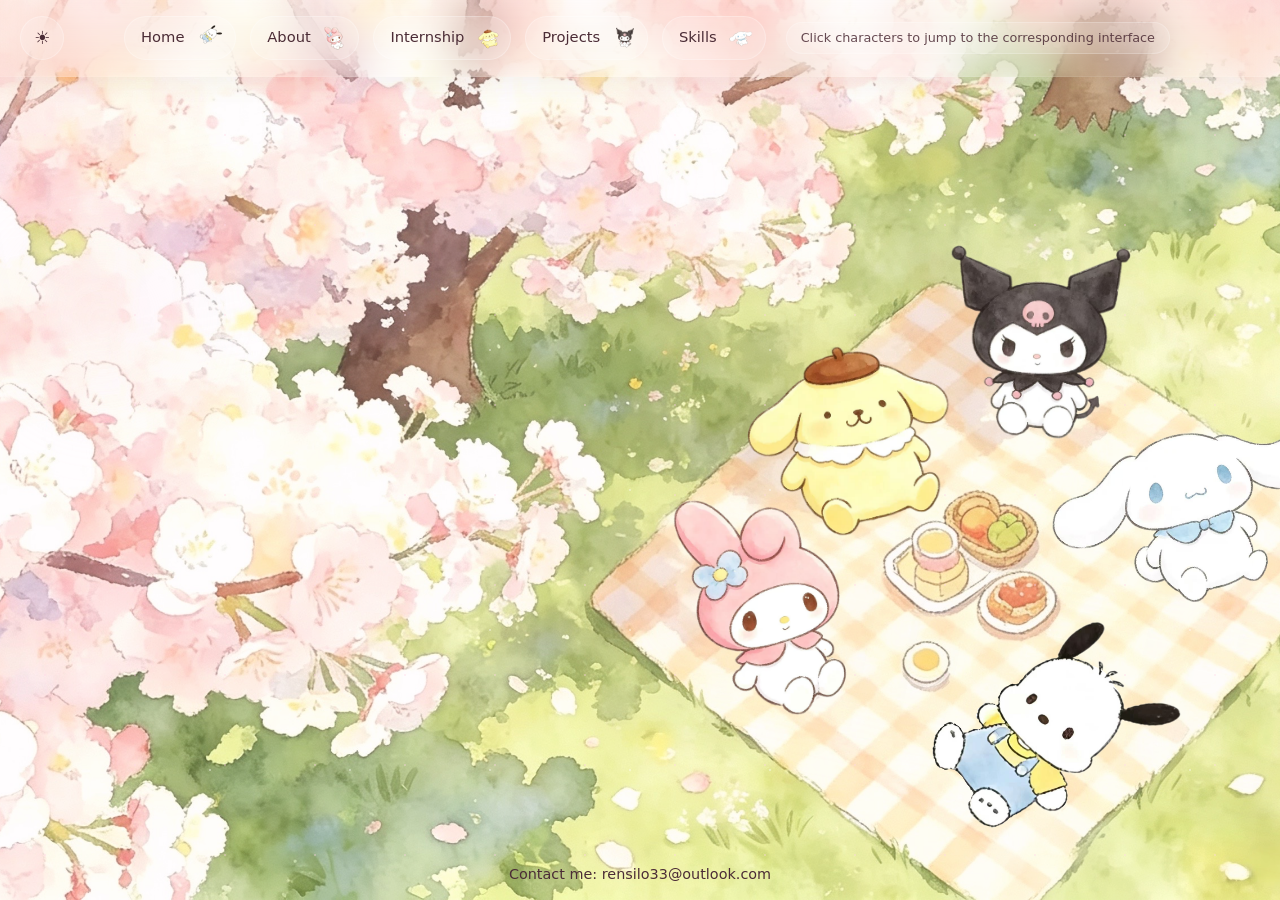
<file: index.html>
<!DOCTYPE html>
<html lang="en">
<head>
    <meta charset="UTF-8">
    <meta name="viewport" content="width=device-width, initial-scale=1.0">

    <!-- 自动跳转 -->
    <meta http-equiv="refresh" content="0; url=personal_website/home/index.html">

    <title>Redirecting...</title>

    <script>
        window.location.replace("personal_website/home/index.html");
    </script>
</head>
<body>
    <p>Redirecting to your portfolio...</p>
</body>
</html>
</file>
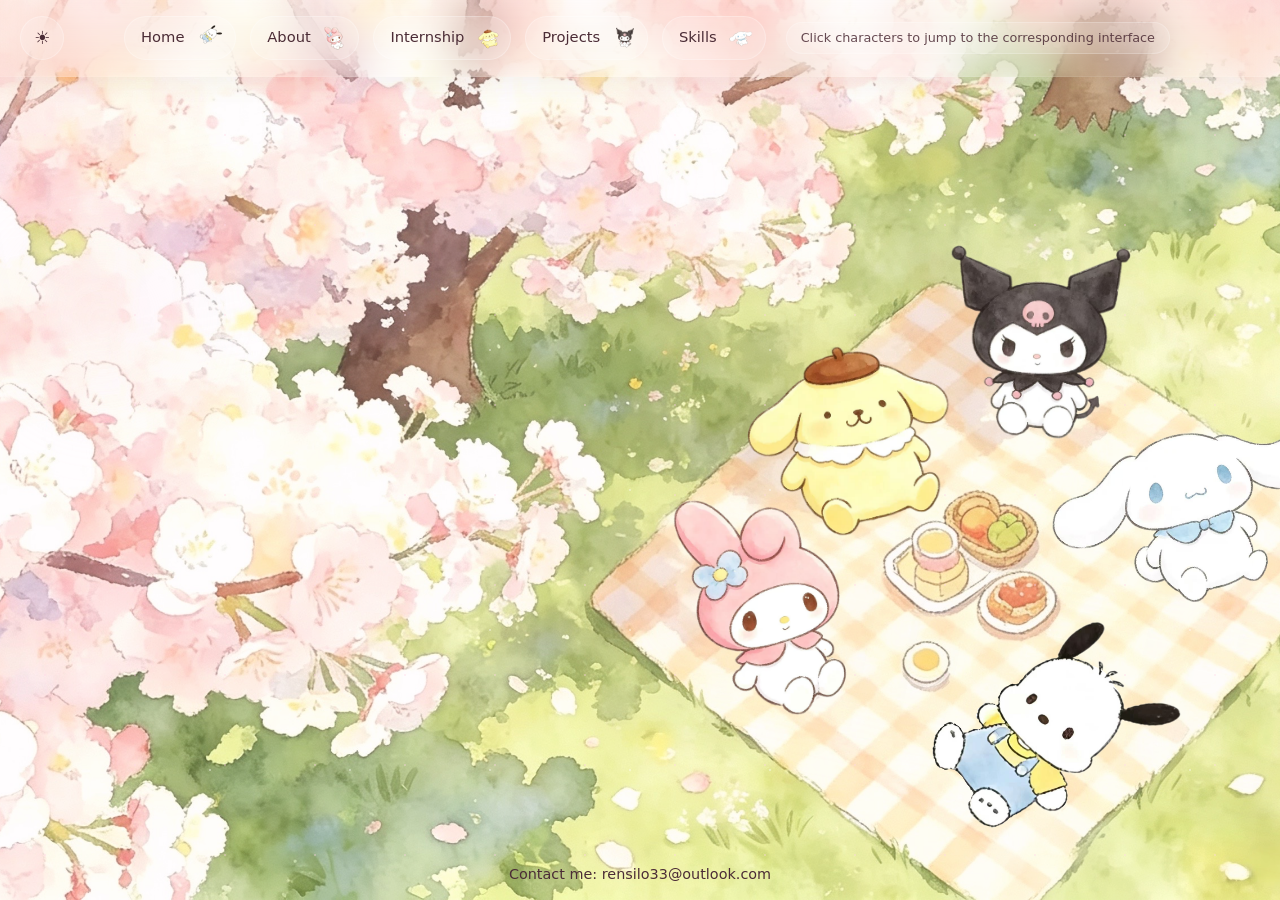
<file: personal_website/home/index.html>
<!DOCTYPE html>
<html lang="zh-HK">
<head>
    <meta charset="UTF-8">
    <meta name="viewport" content="width=device-width, initial-scale=1.0">
    <title>Silu | Welcome to My Website</title>
    <link rel="stylesheet" href="../common.css?v=gradient-titles-1">
    <link rel="stylesheet" href="./home.css?v=welcome-effects-scale-22">
</head>
<body>
    <div class="night-world"></div>
    <div class="night-stars"></div>
    <div class="night-moon"></div>

    <nav id="navbar">
        <div class="nav-container">
            <ul class="nav-links">
                <!-- Day / Night -->
                <li class="theme-switch-item">
                    <button class="day-night-toggle" id="dayNightToggle" aria-label="Toggle day and night">
                        <span class="sun-icon">☀</span>
                        <span class="moon-icon">☾</span>
                    </button>
                </li>
                <li>
                    <a href="../home/index.html" class="glass-nav-item">
                        Home
                        <img class="nav-char-icon" src="../images/char-home.png" alt="pochacco">
                    </a>
                </li>
                <li>
                    <a href="../about/about.html" class="glass-nav-item">
                        About
                        <img class="nav-char-icon" src="../images/char-about.png" alt="melody">
                    </a>
                </li>
                <li>
                    <a href="../internship/internship.html" class="glass-nav-item">
                        Internship
                        <img class="nav-char-icon" src="../images/char-internship.png" alt="pompompurin">
                    </a>
                </li>
                <li>
                    <a href="../projects/projects.html" class="glass-nav-item">
                        Projects
                        <img class="nav-char-icon" src="../images/char-projects.png" alt="cinnamoroll">
                    </a>
                </li>
                <li>
                    <a href="../skills/skills.html" class="glass-nav-item">
                        Skills
                        <img class="nav-char-icon" src="../images/char-skills.png" alt="kuromi">
                    </a>
                </li>
            </ul>
            <div class="menu-btn" id="menuBtn">☰</div>
            <p class="welcome-hint">Click characters to jump to the corresponding interface</p>
        </div>
    </nav>

    <section id="home" class="hero">
        <div class="hero-overlay"></div>
        <div class="petals-container"></div>
         <div class="cursor-glow"></div>
        <div class="floating-ribbons" aria-hidden="true"></div>
        <div class="floating-bubbles" aria-hidden="true"></div>
        <div class="sparkles" aria-hidden="true"></div>

        <!-- Floating character PNG layer with hover lift effect -->
        <div class="character-float-wrap">
            <a href="../about/about.html" class="char-float" data-name="about">
                <img src="../images/char-about-rug.png" alt="about">
            </a>
            <a href="../internship/internship.html" class="char-float" data-name="internship">
                <img src="../images/char-internship-rug.png" alt="internship">
            </a>
            <a href="../projects/projects.html" class="char-float" data-name="projects">
                <img src="../images/char-projects-rug.png" alt="projects">
            </a>
            <a href="../skills/skills.html" class="char-float" data-name="skills">
                <img src="../images/char-skills-rug.png" alt="skills">
            </a>
            <a href="./index.html" class="char-float" data-name="home">
                <img src="../images/char-home-rug.png" alt="home">
            </a>
        </div>

        <div class="hero-content">
            <div class="animate-item item-1 title-main"><span class="title-heading">Welcome My</span> <span class="title-gradient-accent">Website</span></div>
            <div class="animate-item item-2 divider-line"></div>
            <div class="animate-item item-3">
                <p class="intro-text">I'm <span class="highlight">REN Silu</span></p>
            </div>
            <div class="animate-item item-4">
                <a href="../about/about.html" class="btn-explore">Explore More</a>
            </div>
        </div>
    </section>

    <footer>
        <p>Contact me: rensilo33@outlook.com</p>
    </footer>

    <script src="./home.js"></script>
</body>
</html>
</file>
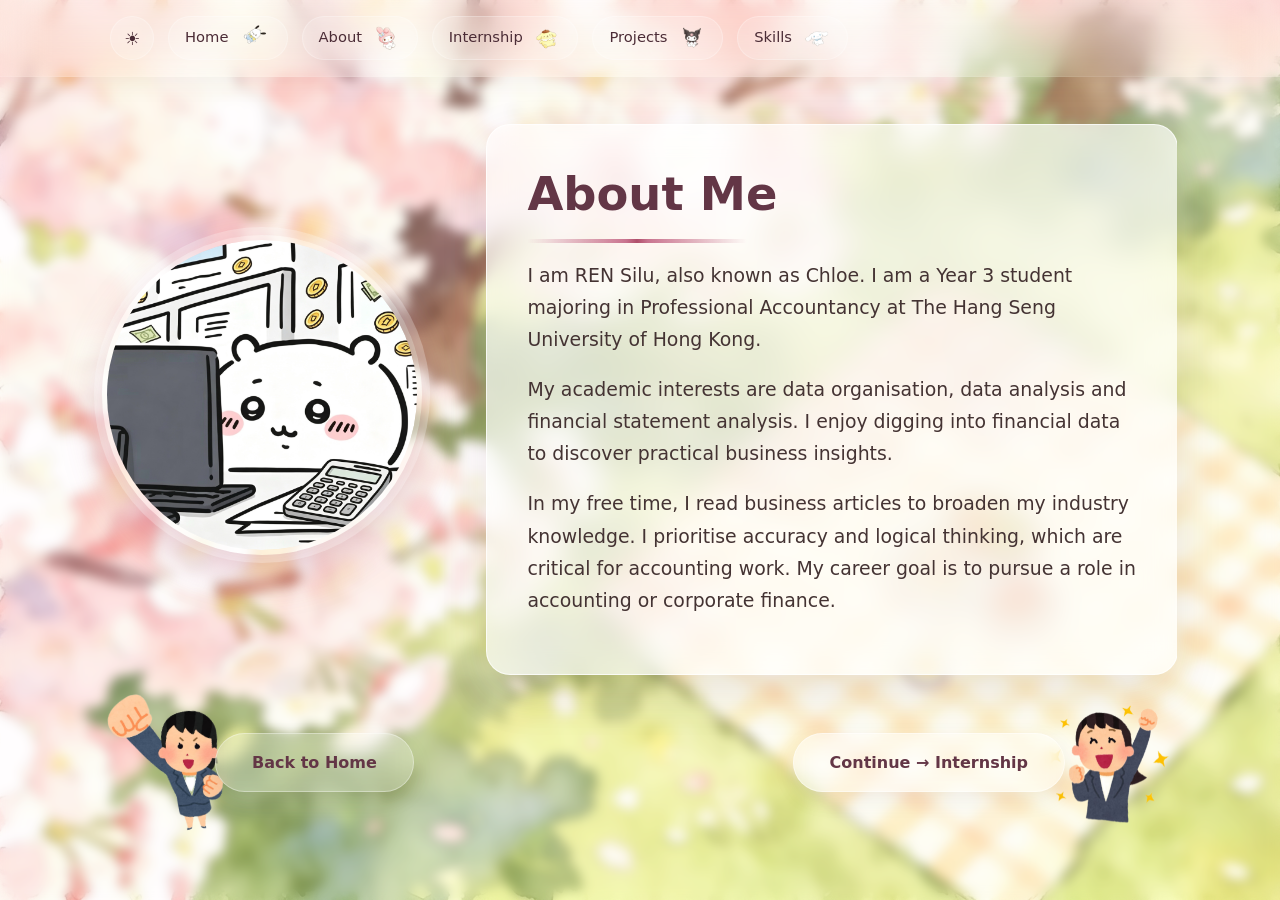
<file: personal_website/about/about.html>
<!DOCTYPE html>
<html lang="zh-HK">
<head>
    <meta charset="UTF-8">
    <meta name="viewport" content="width=device-width, initial-scale=1.0">
    <title>Silu | About</title>
    <link rel="stylesheet" href="../common.css">
    <link rel="stylesheet" href="./about.css?v=about-layout-scale-3">
</head>
<body>
    <div class="night-world"></div>
    <div class="night-stars"></div>
    <div class="night-moon"></div>

    <nav id="navbar">
        <div class="nav-container">
            <ul class="nav-links">
                <!-- Day / Night -->
                <li class="theme-switch-item">
                    <button class="day-night-toggle" id="dayNightToggle" aria-label="Toggle day and night">
                        <span class="sun-icon">☀</span>
                        <span class="moon-icon">☾</span>
                    </button>
                </li>
                <li>
                    <a href="../home/index.html" class="glass-nav-item">
                        Home
                        <img class="nav-char-icon" src="../images/char-home.png" alt="pochacco">
                    </a>
                </li>
                <li>
                    <a href="../about/about.html" class="glass-nav-item">
                        About
                        <img class="nav-char-icon" src="../images/char-about.png" alt="melody">
                    </a>
                </li>
                <li>
                    <a href="../internship/internship.html" class="glass-nav-item">
                        Internship
                        <img class="nav-char-icon" src="../images/char-internship.png" alt="pompompurin">
                    </a>
                </li>
                <li>
                    <a href="../projects/projects.html" class="glass-nav-item">
                        Projects
                        <img class="nav-char-icon" src="../images/char-projects.png" alt="cinnamoroll">
                    </a>
                </li>
                <li>
                    <a href="../skills/skills.html" class="glass-nav-item">
                        Skills
                        <img class="nav-char-icon" src="../images/char-skills.png" alt="kuromi">
                    </a>
                </li>
            </ul>
            <div class="menu-btn" id="menuBtn">☰</div>
            
        </div>
    </nav>

    <section class="about-hero">
        <div class="about-overlay"></div>

        <div class="about-container">
            <!-- Left circular profile image -->
            <div class="profile-img-wrap animate-item item-1">
                <img src="../images/profile.png" alt="profile photo">
            </div>

            <!-- Glass content card -->
            <div class="glass-card animate-item item-2">
                <h1 class="card-title">About Me</h1>
                <div class="card-divider"></div>
                
                <p class="card-text">
                    I am REN Silu, also known as Chloe. I am a Year 3 student majoring in Professional Accountancy at The Hang Seng University of Hong Kong.
                </p>
                <p class="card-text">
                    My academic interests are data organisation, data analysis and financial statement analysis. I enjoy digging into financial data to discover practical business insights.
                </p>
                <p class="card-text">
                    In my free time, I read business articles to broaden my industry knowledge. I prioritise accuracy and logical thinking, which are critical for accounting work. My career goal is to pursue a role in accounting or corporate finance.
                </p>
               
            </div>

        </div>

        <!-- ========== BUTTON AREA: below decor images ========== -->
        <div class="page-bottom-btn-group">
            <img class="decor decor-left" src="../images/decor-left.png" alt="decoration">
            <a href="../home/index.html" class="btn-secondary">Back to Home</a>
            <a href="../internship/internship.html" class="btn-primary">Continue → Internship</a>
            <img class="decor decor-right" src="../images/decor-right.png" alt="decoration">
        </div>
    </section>


    <script src="./about.js"></script>
</body>
</html>
</file>
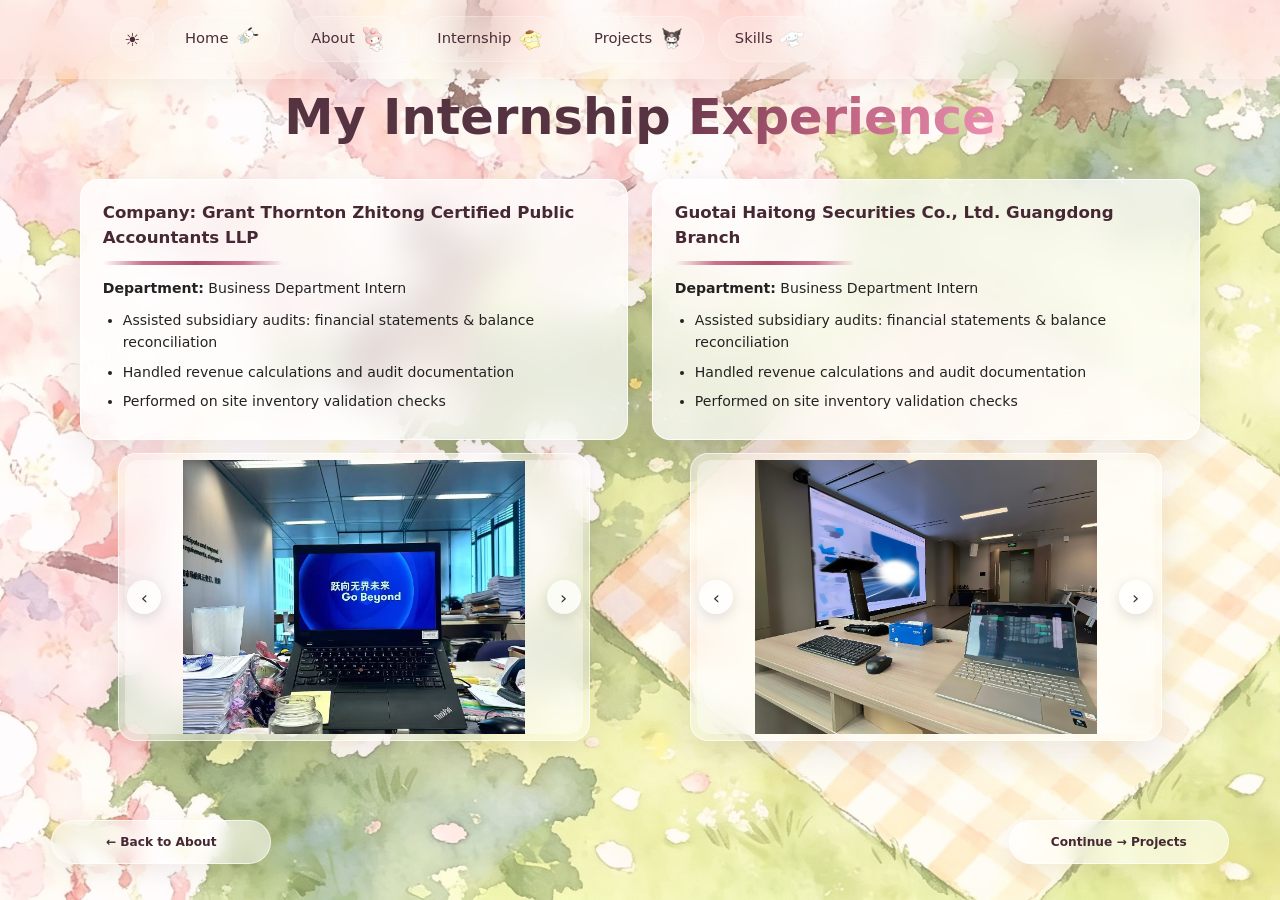
<file: personal_website/internship/internship.html>
<!DOCTYPE html>
<html lang="zh-HK">
<head>
    <meta charset="UTF-8">
    <meta name="viewport" content="width=device-width, initial-scale=1.0">
    <title>Silu | Internship</title>
    <link rel="stylesheet" href="../common.css?v=gradient-titles-1">
    <link rel="stylesheet" href="./internship.css?v=internship-pink-dividers-9">
</head>
<body>
    <div class="night-world"></div>
    <div class="night-stars"></div>
    <div class="night-moon"></div>

    <nav id="navbar">
        <div class="nav-container">
            <ul class="nav-links">
                <!-- Day / Night -->
                <li class="theme-switch-item">
                    <button class="day-night-toggle" id="dayNightToggle" aria-label="Toggle day and night">
                        <span class="sun-icon">☀</span>
                        <span class="moon-icon">☾</span>
                    </button>
                </li>
                <li>
                    <a href="../home/index.html" class="glass-nav-item">
                        Home
                        <img class="nav-char-icon" src="../images/char-home.png" alt="pochacco">
                    </a>
                </li>
                <li>
                    <a href="../about/about.html" class="glass-nav-item">
                        About
                        <img class="nav-char-icon" src="../images/char-about.png" alt="melody">
                    </a>
                </li>
                <li>
                    <a href="../internship/internship.html" class="glass-nav-item">
                        Internship
                        <img class="nav-char-icon" src="../images/char-internship.png" alt="pompompurin">
                    </a>
                </li>
                <li>
                    <a href="../projects/projects.html" class="glass-nav-item">
                        Projects
                        <img class="nav-char-icon" src="../images/char-projects.png" alt="cinnamoroll">
                    </a>
                </li>
                <li>
                    <a href="../skills/skills.html" class="glass-nav-item">
                        Skills
                        <img class="nav-char-icon" src="../images/char-skills.png" alt="kuromi">
                    </a>
                </li>
            </ul>
            <div class="menu-btn" id="menuBtn">☰</div>
            
        </div>
    </nav>

    <section class="internship-hero">
        <div class="internship-overlay"></div>

        <div class="internship-container">
            <h1 class="page-title animate-item item-1">My Internship <span class="title-gradient-accent">Experience</span></h1>
            <!-- 大容器：左右两列并列，左边GT，右边GUO -->
            <div class="two-col-wrapper">
                <!-- 左侧：GT实习【文字在上，图片滑动框在下 + 左右按钮】 -->
                <div class="intern-card animate-item item-2">
                    <div class="text-col">
                        <div class="glass-box text-box">
                            <h2><strong>Company:</strong> Grant Thornton Zhitong Certified Public Accountants LLP</h2>
                            <div class="internship-divider" aria-hidden="true"></div>
                            <p><strong>Department:</strong> Business Department Intern</p>
                            <ul>
                                <li>Assisted subsidiary audits: financial statements & balance reconciliation</li>
                                <li>Handled revenue calculations and audit documentation</li>
                                <li>Performed on site inventory validation checks</li>
                            </ul>
                        </div>
                    </div>
                    <div class="image-col">
                        <div class="glass-box image-box">
                            <button class="slider-btn prev">‹</button>
                            <button class="slider-btn next">›</button>
                            <div class="slider-window">
                                <div class="slider-track">
                                    <img src="../images/internship-gt1.png" alt="internship photo">
                                    <img src="../images/internship-gt2.png" alt="internship photo">
                                </div>
                            </div>
                        </div>
                    </div>
                </div>

                <!-- 右侧：GUO实习【文字在上，图片滑动框在下 + 左右按钮】 -->
                <div class="intern-card animate-item item-3">
                    <div class="text-col">
                        <div class="glass-box text-box">
                            <h2><strong>Guotai Haitong Securities Co., Ltd. Guangdong Branch</strong></h2>
                            <div class="internship-divider" aria-hidden="true"></div>
                            <p><strong>Department:</strong> Business Department Intern</p>
                            <ul>
                                <li>Assisted subsidiary audits: financial statements & balance reconciliation</li>
                                <li>Handled revenue calculations and audit documentation</li>
                                <li>Performed on site inventory validation checks</li>
                            </ul>
                        </div>
                    </div>
                    <div class="image-col">
                        <div class="glass-box image-box">
                            <button class="slider-btn prev">‹</button>
                            <button class="slider-btn next">›</button>
                            <div class="slider-window">
                                <div class="slider-track">
                                    <img src="../images/internship-GUO1.png" alt="internship photo">
                                    <img src="../images/internship-GUO2.png" alt="internship photo">
                                </div>
                            </div>
                        </div>
                    </div>
                </div>
            </div>
        </div>

        <div class="page-bottom-btn-group">
            <a href="../about/about.html" class="btn-secondary">← Back to About</a>
            <a href="../projects/projects.html" class="btn-primary">Continue → Projects</a>
        </div>
    </section>

    <script src="./internship.js?v=internship-pink-dividers-7"></script>
</body>
</html>
</file>
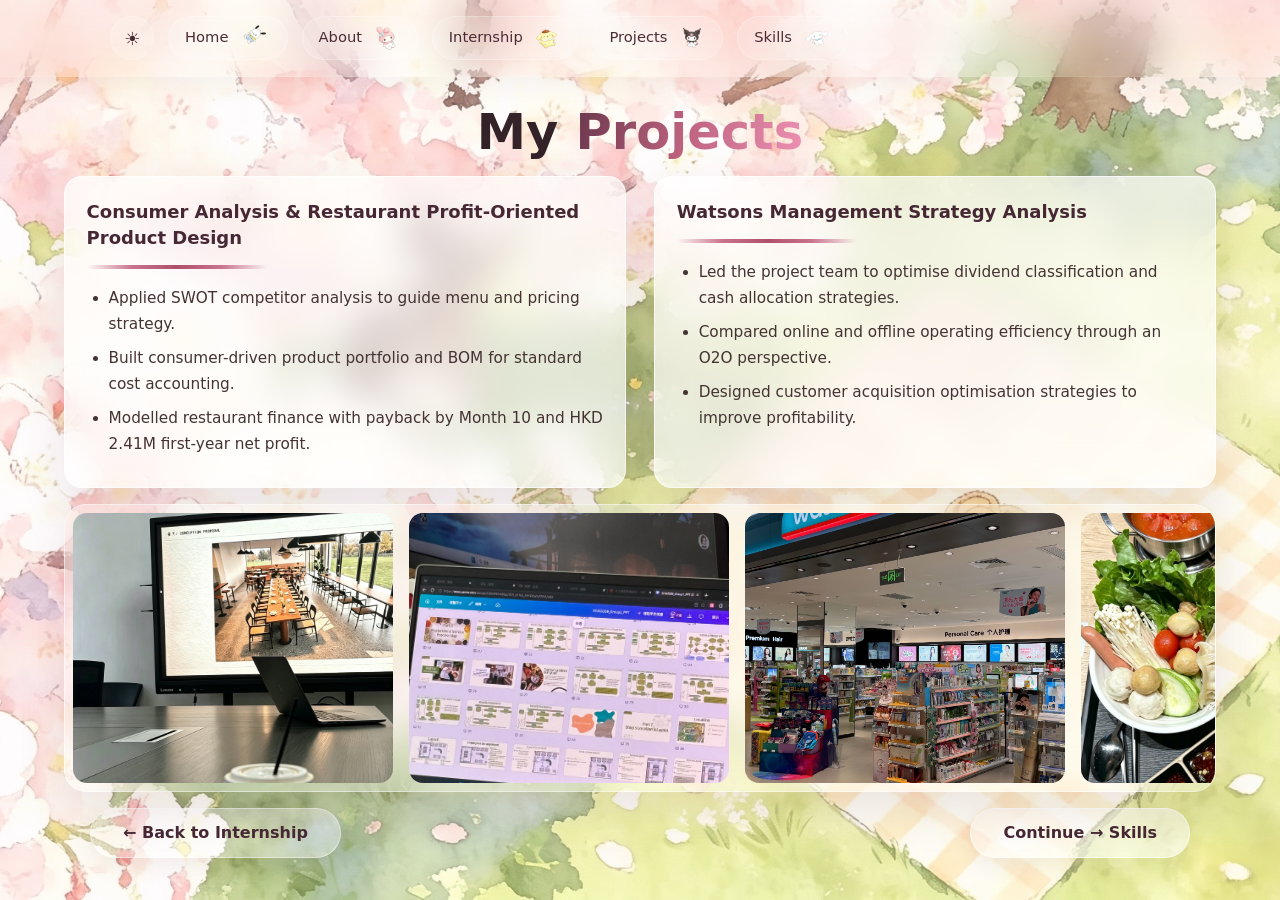
<file: personal_website/projects/projects.html>
<!DOCTYPE html>
<html lang="en">
<head>
    <meta charset="UTF-8">
    <meta name="viewport" content="width=device-width, initial-scale=1.0">
    <title>Silu | Projects</title>
    <link rel="stylesheet" href="../common.css?v=gradient-titles-2">
    <link rel="stylesheet" href="./projects.css?v=gradient-titles-4">
</head>

<body>
    <div class="night-world"></div>
    <div class="night-stars"></div>
    <div class="night-moon"></div>

    <nav id="navbar">
        <div class="nav-container">
            <ul class="nav-links">
                <!-- Day / Night -->
                <li class="theme-switch-item">
                    <button class="day-night-toggle" id="dayNightToggle" aria-label="Toggle day and night">
                        <span class="sun-icon">☀</span>
                        <span class="moon-icon">☾</span>
                    </button>
                </li>
                <li>
                    <a href="../home/index.html" class="glass-nav-item">
                        Home
                        <img class="nav-char-icon" src="../images/char-home.png" alt="pochacco">
                    </a>
                </li>
                <li>
                    <a href="../about/about.html" class="glass-nav-item">
                        About
                        <img class="nav-char-icon" src="../images/char-about.png" alt="melody">
                    </a>
                </li>
                <li>
                    <a href="../internship/internship.html" class="glass-nav-item">
                        Internship
                        <img class="nav-char-icon" src="../images/char-internship.png" alt="pompompurin">
                    </a>
                </li>
                <li>
                    <a href="../projects/projects.html" class="glass-nav-item">
                        Projects
                        <img class="nav-char-icon" src="../images/char-projects.png" alt="cinnamoroll">
                    </a>
                </li>
                <li>
                    <a href="../skills/skills.html" class="glass-nav-item">
                        Skills
                        <img class="nav-char-icon" src="../images/char-skills.png" alt="kuromi">
                    </a>
                </li>
            </ul>
            <div class="menu-btn" id="menuBtn">☰</div>
            
        </div>
    </nav>

    <section class="projects-hero">

        <div class="projects-container">

            <h1 class="page-title animate-item item-1">My <span class="title-gradient-accent">Projects</span></h1>

            <div class="two-col-wrapper animate-item item-3">

                <div class="glass-card">

                    <h2>Consumer Analysis & Restaurant Profit-Oriented Product Design</h2>

                    <div class="divider-line"></div>

                    <ul>
                        <li>Applied SWOT competitor analysis to guide menu and pricing strategy.</li>
                        <li>Built consumer-driven product portfolio and BOM for standard cost accounting.</li>
                        <li>Modelled restaurant finance with payback by Month 10 and HKD 2.41M first-year net profit.</li>
                    </ul>

                </div>

                <div class="glass-card">

                    <h2>Watsons Management Strategy Analysis</h2>

                    <div class="divider-line"></div>

                    <ul>
                        <li>Led the project team to optimise dividend classification and cash allocation strategies.</li>
                        <li>Compared online and offline operating efficiency through an O2O perspective.</li>
                        <li>Designed customer acquisition optimisation strategies to improve profitability.</li>
                    </ul>

                </div>

            </div>

            <div class="hero-carousel animate-item item-2">
                <div class="hero-track">
                    <div class="hero-track-group">
                        <img src="../images/projects-1.png" alt="Project presentation">
                        <img src="../images/projects-2.png" alt="Project work">
                        <img src="../images/projects-3.png" alt="Project result">
                        <img src="../images/project-hotpot.png" alt="Hotpot meal for the restaurant product design project">
                        <img src="../images/project-teamwork.png" alt="Team collaborating on a project">
                    </div>
                    <div class="hero-track-group" aria-hidden="true">
                        <img src="../images/projects-1.png" alt="">
                        <img src="../images/projects-2.png" alt="">
                        <img src="../images/projects-3.png" alt="">
                        <img src="../images/project-hotpot.png" alt="">
                        <img src="../images/project-teamwork.png" alt="">
                    </div>
                    <div class="hero-track-group" aria-hidden="true">
                        <img src="../images/projects-1.png" alt="">
                        <img src="../images/projects-2.png" alt="">
                        <img src="../images/projects-3.png" alt="">
                        <img src="../images/project-hotpot.png" alt="">
                        <img src="../images/project-teamwork.png" alt="">
                    </div>
                </div>
            </div>

            <div class="page-bottom-btn-group">

                <a href="../internship/internship.html" class="btn-secondary">← Back to Internship</a>

                <a href="../skills/skills.html" class="btn-primary">Continue → Skills</a>

            </div>

        </div>

    </section>

    <script src="./projects.js"></script>

</body>
</html>
</file>
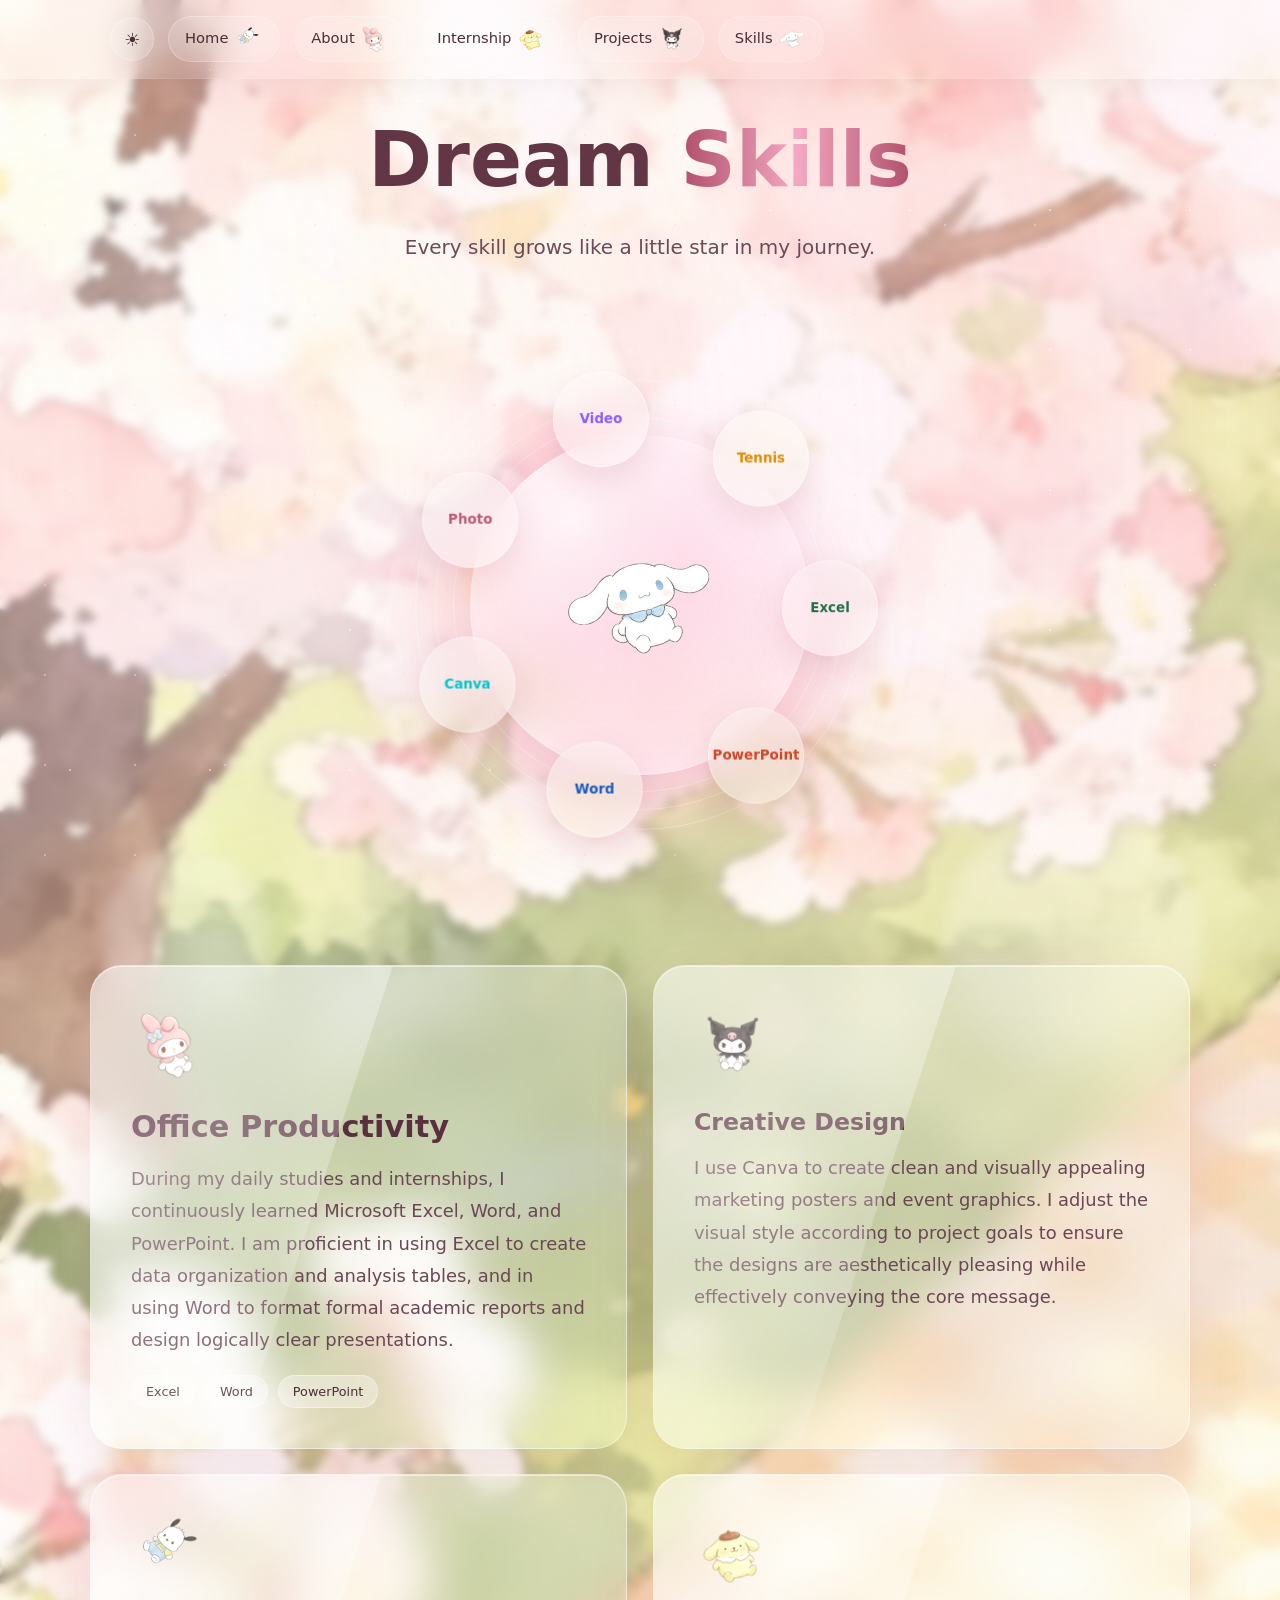
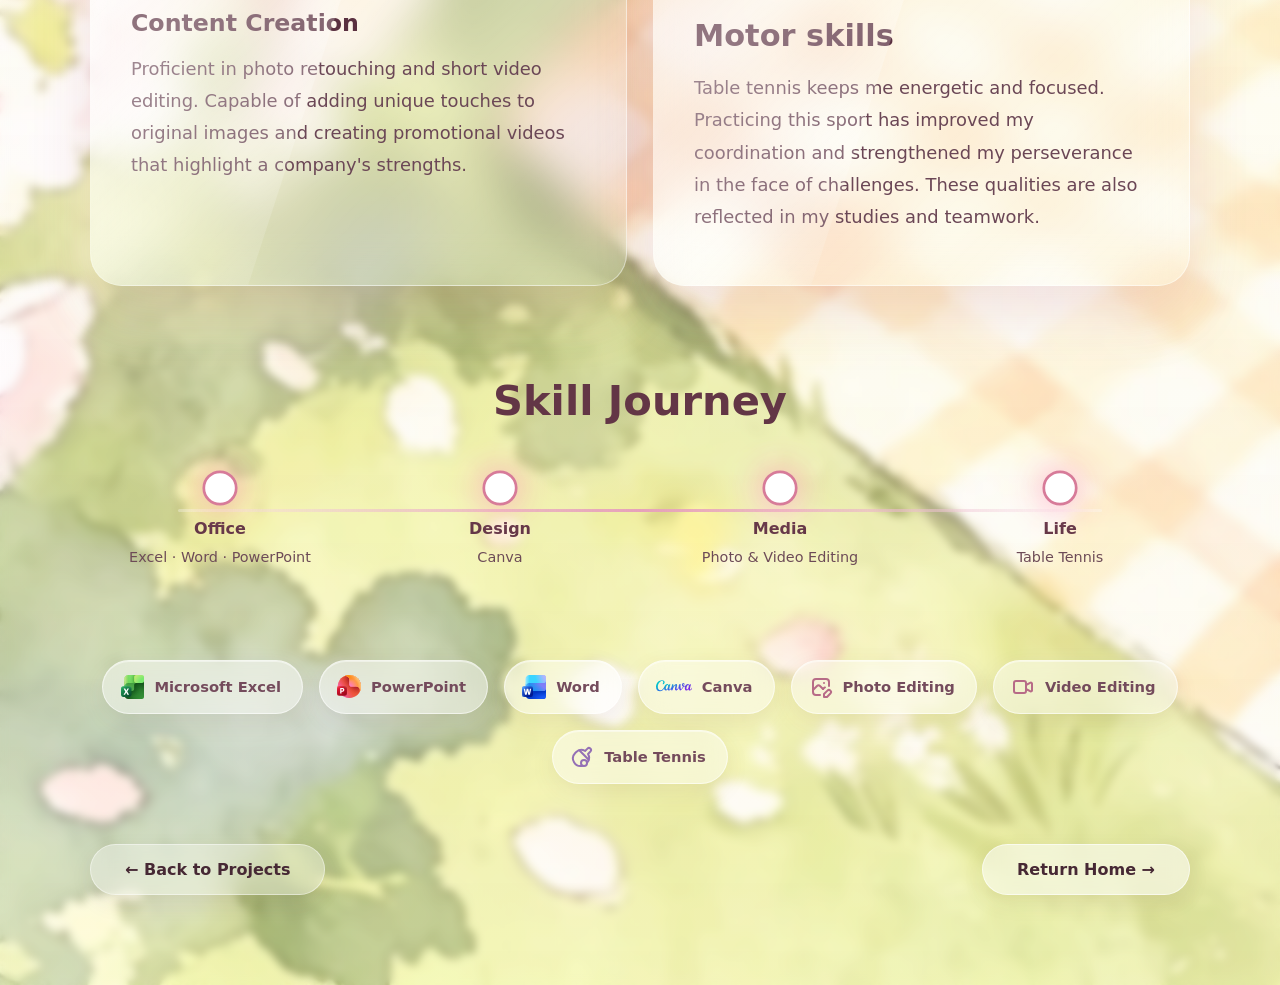
<file: personal_website/skills/skills.html>
<!DOCTYPE html>
<html lang="en">
<head>
    <meta charset="UTF-8">
    <meta name="viewport" content="width=device-width, initial-scale=1.0">
    <title>Silu | Skills</title>
    <link rel="stylesheet" href="../common.css">
    <link rel="stylesheet" href="./skills.css?dream-orbit-scale-6">
</head>

<body>

<!-- ================= NAVBAR（与 Home 一致） ================= -->

<div class="night-world"></div>
    <div class="night-stars"></div>
    <div class="night-moon"></div>

    <nav id="navbar">
        <div class="nav-container">
            <ul class="nav-links">
                <!-- Day / Night -->
                <li class="theme-switch-item">
                    <button class="day-night-toggle" id="dayNightToggle" aria-label="Toggle day and night">
                        <span class="sun-icon">☀</span>
                        <span class="moon-icon">☾</span>
                    </button>
                </li>
                <li>
                    <a href="../home/index.html" class="glass-nav-item">
                        Home
                        <img class="nav-char-icon" src="../images/char-home.png" alt="pochacco">
                    </a>
                </li>
                <li>
                    <a href="../about/about.html" class="glass-nav-item">
                        About
                        <img class="nav-char-icon" src="../images/char-about.png" alt="melody">
                    </a>
                </li>
                <li>
                    <a href="../internship/internship.html" class="glass-nav-item">
                        Internship
                        <img class="nav-char-icon" src="../images/char-internship.png" alt="pompompurin">
                    </a>
                </li>
                <li>
                    <a href="../projects/projects.html" class="glass-nav-item">
                        Projects
                        <img class="nav-char-icon" src="../images/char-projects.png" alt="cinnamoroll">
                    </a>
                </li>
                <li>
                    <a href="../skills/skills.html" class="glass-nav-item">
                        Skills
                        <img class="nav-char-icon" src="../images/char-skills.png" alt="kuromi">
                    </a>
                </li>
            </ul>
            <div class="menu-btn" id="menuBtn">☰</div>
            
        </div>
    </nav>

<!-- ================= BACKGROUND ================= -->

<div class="floating-ribbons"></div>

<div class="floating-bubbles"></div>

<div class="sparkles"></div>

<!-- ================= MAIN ================= -->

<section class="skills-stage">

<div class="skills-content">

<!-- ---------- Hero ---------- -->

<div class="hero-intro reveal">

<h1 class="hero-title">

Dream <span>Skills</span>

</h1>

<p class="hero-description">

Every skill grows like a little star in my journey.

</p>


</div>

<!-- ---------- Main Orb ---------- -->

<div class="orb-section reveal">

<div class="skill-orb" id="skillOrb">

<div class="orb-glow"></div>

<img src="../images/char-skills.png">

<div class="orb-ring ring1"></div>
<div class="orb-ring ring2"></div>
<div class="orb-ring ring3"></div>

</div>

<!-- 七个技能围绕主球 -->

<div class="orbit orbit1">

<div class="orbit-node excel">
<span>Excel</span>

</div>

</div>

<div class="orbit orbit2">

<div class="orbit-node ppt">
<span>PowerPoint</span>

</div>

</div>

<div class="orbit orbit3">

<div class="orbit-node word">
<span>Word</span>

</div>

</div>

<div class="orbit orbit4">

<div class="orbit-node canva">
<span>Canva</span>

</div>

</div>

<div class="orbit orbit5">

<div class="orbit-node photo">
<span>Photo</span>

</div>

</div>

<div class="orbit orbit6">

<div class="orbit-node video">
<span>Video</span>

</div>

</div>

<div class="orbit orbit7">

<div class="orbit-node tennis">
<span>Tennis</span>

</div>

</div>

</div>

<!-- ---------- Editorial Bento ---------- -->

<section class="bento-grid">

<div class="glass-card large reveal tilt-card">

<div class="card-glow"></div>

<img src="../images/char-about.png">

<h2>Office Productivity</h2>

<p>
During my daily studies and internships, I continuously learned Microsoft Excel, Word, and PowerPoint. I am proficient in using Excel to create data organization and analysis tables, and in using Word to format formal academic reports and design logically clear presentations.
</p>

<div class="mini-tags">

<span>Excel</span>
<span>Word</span>
<span>PowerPoint</span>

</div>

</div>

<div class="glass-card small reveal tilt-card">

<div class="card-glow"></div>

<img src="../images/char-projects.png">

<h3>Creative Design</h3>

<p>
I use Canva to create clean and visually appealing marketing posters and event graphics. I adjust the visual style according to project goals to ensure the designs are aesthetically pleasing while effectively conveying the core message.
</p>

</div>

<div class="glass-card small reveal tilt-card">

<div class="card-glow"></div>

<img src="../images/char-home.png">

<h3>Content Creation</h3>

<p>
Proficient in photo retouching and short video editing. Capable of adding unique touches to original images and creating promotional videos that highlight a company's strengths.
</p>

</div>

<div class="glass-card wide reveal tilt-card">

<div class="card-glow"></div>

<img src="../images/char-internship.png">

<h2>Motor skills</h2>

<p>
Table tennis keeps me energetic and focused. Practicing this sport has improved my coordination and strengthened my perseverance in the face of challenges. These qualities are also reflected in my studies and teamwork.
</p>

</div>

</section>

<!-- ---------- Skill Journey ---------- -->

<section class="journey reveal">

<h2>Skill Journey</h2>

<div class="timeline">

<div class="line"></div>

<div class="point">

<div class="dot"></div>

<h4>Office</h4>

<p>Excel · Word · PowerPoint</p>

</div>

<div class="point">

<div class="dot"></div>

<h4>Design</h4>

<p>Canva</p>

</div>

<div class="point">

<div class="dot"></div>

<h4>Media</h4>

<p>Photo & Video Editing</p>

</div>

<div class="point">

<div class="dot"></div>

<h4>Life</h4>

<p>Table Tennis</p>

</div>

</div>

</section>

<!-- ---------- Floating Tags ---------- -->

<section class="skill-tags reveal" aria-label="Skills">
    <span class="skill-tag skill-tag--excel">
        <img class="skill-tag__icon" src="../images/skill-icons/excel.svg" alt="" aria-hidden="true">
        <span class="skill-tag__label">Microsoft Excel</span>
    </span>
    <span class="skill-tag skill-tag--powerpoint">
        <img class="skill-tag__icon" src="../images/skill-icons/powerpoint.svg" alt="" aria-hidden="true">
        <span class="skill-tag__label">PowerPoint</span>
    </span>
    <span class="skill-tag skill-tag--word">
        <img class="skill-tag__icon" src="../images/skill-icons/word.svg" alt="" aria-hidden="true">
        <span class="skill-tag__label">Word</span>
    </span>
    <span class="skill-tag skill-tag--canva">
        <img class="skill-tag__icon skill-tag__icon--canva" src="../images/skill-icons/canva.svg" alt="" aria-hidden="true">
        <span class="skill-tag__label">Canva</span>
    </span>
    <span class="skill-tag skill-tag--photo">
        <img class="skill-tag__icon" src="../images/skill-icons/photo-edit.svg" alt="" aria-hidden="true">
        <span class="skill-tag__label">Photo Editing</span>
    </span>
    <span class="skill-tag skill-tag--video">
        <img class="skill-tag__icon" src="../images/skill-icons/video.svg" alt="" aria-hidden="true">
        <span class="skill-tag__label">Video Editing</span>
    </span>
    <span class="skill-tag skill-tag--tennis">
        <img class="skill-tag__icon" src="../images/skill-icons/ping-pong.svg" alt="" aria-hidden="true">
        <span class="skill-tag__label">Table Tennis</span>
    </span>
</section>

<!-- ---------- Bottom Buttons ---------- -->

<div class="page-bottom-btn-group reveal">

<a href="../projects/projects.html" class="btn-secondary">

← Back to Projects

</a>

<a href="../home/index.html" class="btn-primary">

Return Home →

</a>

</div>

</div>

</section>

    <script src="./skills.js?v=dream-orbit-scale-2"></script>

</body>
</html>
</file>
<file: personal_website/common.css>
/* =========================================================
   SHARED LAYOUT POLISH ACROSS THE PORTFOLIO PAGES
   ========================================================= */

:root {

    --ink: #4b2c36;

    --ink-soft: #704e5b;

    --rose: #b85c78;

    --glass: rgba(255, 255, 255, .68);

    --glass-border: rgba(255, 255, 255, .72);

    --shadow: 0 18px 48px rgba(92, 48, 64, .12);

}

*, *::before, *::after {

    box-sizing: border-box;

}

html {

    scroll-behavior: smooth;

}

body {

    min-height: 100vh;

    overflow-x: hidden;

    color: var(--ink);

}

img {

    max-width: 100%;

}



/* =========================================================
   NAVBAR
   ========================================================= */

#navbar {

    background: rgba(255, 250, 252, .76);

    border-bottom: 1px solid rgba(255, 255, 255, .8);

    box-shadow: 0 6px 24px rgba(92, 48, 64, .06);

}

.nav-container {

    width: min(100% - 40px, 1200px);

    min-height: 76px;

    padding: 10px 0;

    gap: 20px;

}

.nav-links {

    align-items: center;

    gap: 10px;

}

.glass-nav-item {

    display: inline-flex;

    align-items: center;

    justify-content: center;

    gap: 7px;

    min-height: 44px;

    padding: 6px 15px;

    white-space: nowrap;

    font-size: .92rem;

    transition:

        transform .2s ease,

        background .2s ease,

        box-shadow .2s ease;

}

.glass-nav-item:hover {

    transform: translateY(-2px);

    box-shadow: 0 8px 20px rgba(184, 92, 119, .13);

}

.nav-char-icon {

    width: 30px;

    height: 30px;

    object-fit: contain;

    margin: 0;

    vertical-align: middle;

}

.menu-btn {

    min-width: 44px;

    min-height: 44px;

    align-items: center;

    justify-content: center;

}



/* =========================================================
   GENERAL BUTTONS
   ========================================================= */

.btn-primary,
.btn-secondary,
.btn-explore {

    min-height: 48px;

    display: inline-flex;

    align-items: center;

    justify-content: center;

    gap: 8px;

    padding: 12px 24px;

    border-radius: 999px;

    box-shadow: 0 8px 22px rgba(92, 48, 64, .08);

    transition:

        transform .2s ease,

        box-shadow .2s ease,

        background .2s ease;

}

.btn-primary:hover,
.btn-secondary:hover,
.btn-explore:hover {

    transform: translateY(-2px);

    box-shadow: 0 12px 26px rgba(92, 48, 64, .14);

}



/* =========================================================
   PAGE BOTTOM BUTTONS
   ========================================================= */

.page-bottom-btn-group {

    width: min(100%, 1100px);

    gap: 18px !important;

    justify-content: space-between;

    align-items: center;

    margin: 30px auto 0;

}



/* =========================================================
   PAGE TITLES
   ========================================================= */

.page-title {

    line-height: 1.12;

    text-wrap: balance;

}

.title-gradient-accent {

    color: #c66b89;

    background:

        linear-gradient(

            100deg,

            #6b384c 0%,

            #bd627f 48%,

            #ed91b3 100%

        );

    -webkit-background-clip: text;

    background-clip: text;

    -webkit-text-fill-color: transparent;

}



/* =========================================================
   HOME
   ========================================================= */

body:has(.hero) {

    height: auto;

    min-height: 100vh;

    overflow-x: hidden;

    overflow-y: auto;

}

.hero {

    min-height: 720px;

    height: 100svh;

}

.character-float-wrap {

    max-width: 58vw;

    max-height: 74vh;

}

footer {

    pointer-events: none;

}



/* =========================================================
   ABOUT
   ========================================================= */

.about-hero {

    min-height: 100svh;

    height: auto;

    padding: 120px 6vw 54px;

}

.about-container {

    width: min(100%, 1120px);

    gap: clamp(28px, 5vw, 72px);

    margin: 0 auto 28px;

}

.profile-img-wrap img {

    width: clamp(210px, 25vw, 320px);

    height: clamp(210px, 25vw, 320px);

    object-fit: cover;

}

.about-container .glass-card {

    max-width: 720px;

    background: var(--glass);

    border-color: var(--glass-border);

    box-shadow: var(--shadow);

}

.decor {

    pointer-events: none;

}



/* =========================================================
   INTERNSHIP AND PROJECT PAGES
   ========================================================= */

.internship-hero,
.projects-hero {

    min-height: 100svh;

    height: auto;

}

.internship-container {

    max-width: 1120px;

    margin-top: 18px;

}

.internship-container .page-title,
.projects-container .page-title {

    font-size: clamp(2.35rem, 5vw, 3.6rem);

    color: #563340;

    margin: 12px auto 30px;

}

.internship-container .two-col-wrapper,
.projects-container .two-col-wrapper {

    gap: 24px;

}

.internship-container .text-box,
.projects-container .glass-card {

    background: var(--glass);

    border-color: var(--glass-border);

    box-shadow: var(--shadow);

}

.internship-container .text-box {

    min-height: 220px;

    padding: 22px;

}

.internship-container .image-box {

    aspect-ratio: 4 / 3;

}

.internship-container .slider-track img {

    object-fit: contain;

    background: rgba(255, 255, 255, .4);

}

.slider-btn {

    width: 42px;

    height: 42px;

    box-shadow: 0 4px 14px rgba(0, 0, 0, .13);

}

.projects-container {

    max-width: 1120px;

}

.projects-container .hero-carousel {

    height: clamp(210px, 30vw, 340px);

    box-shadow: var(--shadow);

}

.projects-container .glass-card {

    height: 100%;

}



/* =========================================================
   SKILLS
   ========================================================= */

.skills-stage {

    min-height: 100svh;

}

.skills-content {

    width: min(100%, 1180px);

}



/* =========================================================
   TABLET / SMALL LAPTOP
   ========================================================= */

@media (max-width: 900px) {

    .nav-container {

        width: min(100% - 32px, 1200px);

    }

    .nav-links {

        gap: 6px;

    }

    .glass-nav-item {

        padding: 6px 10px;

        font-size: .84rem;

    }

    .nav-char-icon {

        width: 25px;

        height: 25px;

    }

    .nav-hint {

        display: none;

    }

    .character-float-wrap {

        right: 2vw;

        max-width: 66vw;

        transform: scale(.85);

        transform-origin: right bottom;

    }

}



/* =========================================================
   MOBILE
   ========================================================= */

@media (max-width: 768px) {

    html,
    body {

        height: auto;

        overflow-x: hidden;

        overflow-y: auto;

    }



    /* -----------------------------------------------------
       MOBILE NAV CONTAINER
       ----------------------------------------------------- */

    .nav-container {

        width: 100%;

        min-height: 64px;

        padding: 8px 18px;

    }

    .menu-btn {

        display: flex;

    }



    /* -----------------------------------------------------
       MOBILE NAV MENU
       ----------------------------------------------------- */

    .nav-links {

        position: absolute;

        top: 100%;

        left: 0;

        right: 0;

        display: none;

        flex-direction: column;

        align-items: stretch;

        gap: 8px;

        padding: 14px 18px 18px;

        background: rgba(255, 250, 252, .96);

        border-bottom:

            1px solid rgba(255, 255, 255, .85);

        box-shadow:

            0 14px 24px rgba(92, 48, 64, .1);

        z-index: 1000;

    }

    .nav-links.active {

        display: flex;

    }



    /* -----------------------------------------------------
       MOBILE NAV LI
       Day/Night 不受影响
       Home / About / Internship / Projects / Skills
       统一尺寸
       ----------------------------------------------------- */

    .nav-links > li:not(.theme-switch-item) {

        width: 100%;

        height: 46px;

        min-height: 46px;

        flex: 0 0 46px;

    }



    /* -----------------------------------------------------
       MOBILE NAV BUTTON
       ----------------------------------------------------- */

    .nav-links > li:not(.theme-switch-item) .glass-nav-item {

        width: 100%;

        height: 46px;

        min-height: 46px;

        max-height: 46px;

        display: flex;

        align-items: center;

        justify-content: center;

        padding: 0 16px;

        gap: 7px;

        white-space: nowrap;

        overflow: visible;

        font-size: .95rem;

    }



    /* -----------------------------------------------------
       MOBILE NAV CHARACTER ICON
       ----------------------------------------------------- */

    .nav-links > li:not(.theme-switch-item) .nav-char-icon {

        width: 26px;

        height: 26px;

        flex: 0 0 26px;

        object-fit: contain;

    }



    /* -----------------------------------------------------
       HOME
       ----------------------------------------------------- */

    .hero {

        min-height: 680px;

        height: 100svh;

        padding: 0 7vw;

        align-items: flex-start;

        justify-content: center;

        flex-direction: column;

    }

    .hero-content {

        margin-top: -130px;

    }

    .character-float-wrap {

        width: 70vw;

        height: 56vw;

        right: 0;

        bottom: 6vh;

        transform: scale(.78);

    }

    .title-main {

        font-size: clamp(2rem, 8vw, 3rem);

    }

    .intro-text {

        font-size: clamp(1.25rem, 5vw, 1.8rem);

    }



    /* -----------------------------------------------------
       ABOUT
       ----------------------------------------------------- */

    .about-hero {

        padding: 96px 20px 42px;

    }

    .about-container {

        flex-direction: column;

        text-align: center;

        gap: 22px;

    }

    .about-container .glass-card {

        padding: 26px;

    }

    .card-divider {

        margin-left: auto;

        margin-right: auto;

    }

    .decor {

        width: 74px;

    }

    .decor-left {

        left: 0;

        bottom: -40px;

    }

    .decor-right {

        right: 0;

        bottom: -40px;

    }



    /* -----------------------------------------------------
       GENERAL BOTTOM BUTTONS
       ----------------------------------------------------- */

    .page-bottom-btn-group {

        justify-content: center;

        flex-wrap: wrap;

    }



    /* -----------------------------------------------------
       INTERNSHIP / PROJECTS
       ----------------------------------------------------- */

    .internship-hero,
    .projects-hero {

        padding: 88px 20px 36px;

    }

    .internship-container {

        margin-top: 0;

    }

    .internship-container .two-col-wrapper,
    .projects-container .two-col-wrapper {

        grid-template-columns: 1fr;

    }

    .internship-container .text-box {

        min-height: 0;

    }

    .internship-container .image-box {

        aspect-ratio: 16 / 10;

    }

    .projects-container .hero-carousel {

        height: 220px;

    }

    .internship-hero .page-bottom-btn-group,
    .projects-hero .page-bottom-btn-group {

        justify-content: space-between;

    }



    /* -----------------------------------------------------
       SKILLS
       ----------------------------------------------------- */

    .skills-stage {

        padding: 100px 20px 60px;

    }



    /* -----------------------------------------------------
       BOTTOM BUTTON WIDTH
       ----------------------------------------------------- */

    .page-bottom-btn-group a {

        flex: 1 1 210px;

        text-align: center;

    }

}



/* =========================================================
   VERY SMALL MOBILE
   ========================================================= */

@media (max-width: 480px) {

    .character-float-wrap {

        width: 92vw;

        height: 72vw;

        right: -12vw;

        bottom: 5vh;

        transform: scale(.72);

    }

    .hero-content {

        margin-top: -180px;

    }

    .about-container .glass-card {

        padding: 22px 18px;

    }

    .internship-container .page-title,
    .projects-container .page-title {

        font-size: 2.15rem;

    }

    .internship-hero .page-bottom-btn-group,
    .projects-hero .page-bottom-btn-group {

        flex-direction: column;

    }

    .internship-hero .page-bottom-btn-group a,
    .projects-hero .page-bottom-btn-group a {

        width: 100%;

    }

}



/* =========================================================
   REDUCED MOTION
   ========================================================= */

@media (prefers-reduced-motion: reduce) {

    *,
    *::before,
    *::after {

        scroll-behavior: auto !important;

        animation-duration: .01ms !important;

        animation-iteration-count: 1 !important;

        transition-duration: .01ms !important;

    }

}



/* =========================================================
   RESPONSIVE STICKER LAYER
   ========================================================= */

body:has(.hero .character-float-wrap) {

    overflow-x: hidden;

}

.hero {

    width: 100%;

    min-width: 0;

    height: 100svh;

    min-height: 100svh;

    background-position: center center;

    background-size: cover;

    overflow: hidden;

}

.hero .character-float-wrap {

    position: absolute;

    top: 50%;

    left: 50%;

    right: auto;

    bottom: auto;

    width: max(100%, calc(100svh * 1.78));

    height: max(100%, calc(100vw / 1.78));

    max-width: none;

    max-height: none;

    transform: translate(-50%, -50%);

}

.hero .character-float-wrap .char-float {

    width: auto;

    height: auto;

    transform: translate(-50%, -50%);

}

.hero .character-float-wrap .char-float img {

    display: block;

    width: auto;

    height: clamp(120px, 15vh, 172px);

    max-width: none;

    object-fit: contain;

}

.hero .character-float-wrap .char-float[data-name="projects"] {

    left: 66%;

    top: 48%;

}

.hero .character-float-wrap .char-float[data-name="about"] {

    left: 79%;

    top: 51%;

}

.hero .character-float-wrap .char-float[data-name="internship"] {

    left: 58%;

    top: 69%;

}

.hero .character-float-wrap .char-float[data-name="skills"] {

    left: 85%;

    top: 69%;

}

.hero .character-float-wrap .char-float[data-name="home"] {

    left: 72%;

    top: 87%;

}

.hero .character-float-wrap .char-float:hover {

    transform: translate(-50%, -56%) scale(1.04);

}



/* =====================================================
   DAY / NIGHT BUTTON
   ===================================================== */

.theme-switch-item {

    display: flex;

    align-items: center;

}

.day-night-toggle {

    width: 44px;

    height: 44px;

    padding: 0;

    margin: 0;

    display: inline-flex;

    align-items: center;

    justify-content: center;

    border-radius: 999px;

    border: 1px solid rgba(255, 255, 255, .25);

    background: rgba(255, 255, 255, .15);

    backdrop-filter: blur(12px);

    -webkit-backdrop-filter: blur(12px);

    color: #4b2c36;

    font-size: 18px;

    cursor: pointer;

    transition:

        transform .25s ease,

        background .25s ease,

        box-shadow .25s ease;

}

.day-night-toggle:hover {

    transform: scale(1.08);

    background: rgba(255, 255, 255, .30);

    box-shadow:

        0 8px 20px rgba(184, 92, 119, .14);

}



/* =====================================================
   SUN / MOON ANIMATION
   ===================================================== */

.sun-icon,
.moon-icon {

    position: absolute;

    transition:

        opacity .35s ease,

        transform .35s ease;

}

.sun-icon {

    opacity: 1;

    transform: scale(1) rotate(0deg);

}

.moon-icon {

    opacity: 0;

    transform: scale(.5) rotate(-90deg);

}



/* =====================================================
   NIGHT MODE
   ===================================================== */

body.night-mode .sun-icon {

    opacity: 0;

    transform: scale(.5) rotate(90deg);

}

body.night-mode .moon-icon {

    opacity: 1;

    transform: scale(1) rotate(0deg);

}



/* =====================================================
   NIGHT WORLD
   ===================================================== */

.night-world {

    position: fixed;

    inset: 0;

    z-index: 1;

    pointer-events: none;

    opacity: 0;

    background:

        radial-gradient(

            circle at 78% 18%,

            rgba(255, 190, 225, .25),

            transparent 25%

        ),

        radial-gradient(

            circle at 20% 78%,

            rgba(180, 140, 255, .18),

            transparent 30%

        ),

        linear-gradient(

            145deg,

            #21152e 0%,

            #321b3e 42%,

            #4a2449 72%,

            #24152f 100%

        );

    transition: opacity 1s ease;

}

body.night-mode .night-world {

    opacity: 1;

}



/* =====================================================
   NIGHT STARS
   ===================================================== */

.night-stars {

    position: fixed;

    inset: 0;

    z-index: 4;

    pointer-events: none;

    opacity: 0;

    transition: opacity 1s ease;

}

body.night-mode .night-stars {

    opacity: 1;

}

.night-star {

    position: absolute;

    width: 3px;

    height: 3px;

    border-radius: 50%;

    background: #fff7fc;

    box-shadow:

        0 0 5px rgba(255, 220, 240, .9),

        0 0 12px rgba(255, 170, 215, .55);

    animation:

        nightTwinkle 2.8s ease-in-out infinite;

}

@keyframes nightTwinkle {

    0%,
    100% {

        opacity: .25;

        transform: scale(.7);

    }

    50% {

        opacity: 1;

        transform: scale(1.35);

    }

}



/* =====================================================
   NIGHT MOON
   ===================================================== */

.night-moon {

    position: fixed;

    top: 105px;

    right: 9vw;

    width: 105px;

    height: 105px;

    border-radius: 50%;

    pointer-events: none;

    z-index: 4;

    opacity: 0;

    transform: scale(.7);

    background:

        radial-gradient(

            circle at 35% 35%,

            #fffafd 0%,

            #ffe8f5 45%,

            #f7b9dc 100%

        );

    box-shadow:

        0 0 25px rgba(255, 215, 240, .55),

        0 0 70px rgba(255, 175, 220, .28),

        0 0 120px rgba(210, 150, 255, .18);

    transition:

        opacity 1s ease,

        transform 1s cubic-bezier(.2, .8, .2, 1);

}

body.night-mode .night-moon {

    opacity: 1;

    transform: scale(1);

}



/* =========================================================
   FINAL MOBILE NAV OVERRIDE

   只统一移动端：

   Home / About / Internship / Projects / Skills

   不改变 PC。

   不改变 Day / Night 按钮。
   ========================================================= */

@media (max-width: 768px) {

    /* 导航菜单本身 */

    .nav-links {

        width: 100%;

    }

    /* 五个普通导航按钮的父级 */

    .nav-links > li:not(.theme-switch-item) {

        width: 100%;

        height: 46px;

        min-height: 46px;

        max-height: 46px;

        flex: 0 0 46px;

    }

    /* 五个普通导航按钮 */

    .nav-links > li:not(.theme-switch-item) > .glass-nav-item {

        width: 100%;

        height: 46px;

        min-height: 46px;

        max-height: 46px;

        display: flex;

        align-items: center;

        justify-content: center;

        padding: 0 16px;

        gap: 7px;

        white-space: nowrap;

        overflow: visible;

        font-size: .95rem;

    }

    /* 五个普通导航按钮的小人物 */

    .nav-links > li:not(.theme-switch-item) > .glass-nav-item > .nav-char-icon {

        width: 26px;

        height: 26px;

        min-width: 26px;

        min-height: 26px;

        flex: 0 0 26px;

        object-fit: contain;

    }

}



/* =========================================================
   MOBILE PAGE BOTTOM BUTTONS
   MATCH ABOUT PAGE

   只修改：
   Internship / Projects / Skills
   页面最下面的两个按钮

   不修改：
   PC
   顶部导航
   Day / Night
   页面内容
   图片
   标题
   ========================================================= */

@media (max-width: 768px) {

    /* -----------------------------------------------------
       BUTTON GROUP
       ----------------------------------------------------- */

    .internship-hero .page-bottom-btn-group,
    .projects-hero .page-bottom-btn-group,
    .skills-stage .page-bottom-btn-group {

        width: 100% !important;

        display: flex !important;

        flex-direction: column !important;

        align-items: center !important;

        justify-content: center !important;

        gap: 22px !important;

        margin: 30px auto 0 !important;

        padding: 0 !important;

    }


    /* -----------------------------------------------------
       BUTTONS
       ----------------------------------------------------- */

    .internship-hero .page-bottom-btn-group a,
    .projects-hero .page-bottom-btn-group a,
    .skills-stage .page-bottom-btn-group a {

        width: min(100%, 680px) !important;

        min-width: 0 !important;

        max-width: 680px !important;

        height: 112px !important;

        min-height: 112px !important;

        max-height: 112px !important;

        flex: 0 0 112px !important;

        display: flex !important;

        align-items: center !important;

        justify-content: center !important;

        padding: 12px 24px !important;

        margin: 0 !important;

        border-radius: 999px !important;

        text-align: center !important;

        white-space: nowrap !important;

        box-sizing: border-box !important;

    }

}
/* =========================================================
   FINAL FIX
   MOBILE BOTTOM BUTTONS
   Internship / Projects / Skills
   Match About page exactly
   PC IS NOT CHANGED
   ========================================================= */

@media (max-width: 768px) {

    /* -----------------------------------------------------
       Internship
       ----------------------------------------------------- */

    .internship-hero .page-bottom-btn-group {
        width: 100% !important;
        display: flex !important;
        justify-content: center !important;
        align-items: center !important;
        gap: 15px !important;
    }

    .internship-hero .page-bottom-btn-group a {
        flex: 0 0 auto !important;

        width: auto !important;
        height: auto !important;

        min-width: 200px !important;
        min-height: 48px !important;

        padding: 12px 28px !important;

        border-radius: 999px !important;

        display: inline-flex !important;
        align-items: center !important;
        justify-content: center !important;

        text-align: center !important;

        box-sizing: border-box !important;
    }


    /* -----------------------------------------------------
       Projects
       ----------------------------------------------------- */

    .projects-hero .page-bottom-btn-group {
        width: 100% !important;
        display: flex !important;
        justify-content: center !important;
        align-items: center !important;
        gap: 15px !important;
    }

    .projects-hero .page-bottom-btn-group a {
        flex: 0 0 auto !important;

        width: auto !important;
        height: auto !important;

        min-width: 200px !important;
        min-height: 48px !important;

        padding: 12px 28px !important;

        border-radius: 999px !important;

        display: inline-flex !important;
        align-items: center !important;
        justify-content: center !important;

        text-align: center !important;

        box-sizing: border-box !important;
    }


    /* -----------------------------------------------------
       Skills
       ----------------------------------------------------- */

    .skills-stage .page-bottom-btn-group {
        width: 100% !important;
        display: flex !important;
        justify-content: center !important;
        align-items: center !important;
        gap: 15px !important;
    }

    .skills-stage .page-bottom-btn-group a {
        flex: 0 0 auto !important;

        width: auto !important;
        height: auto !important;

        min-width: 200px !important;
        min-height: 48px !important;

        padding: 12px 28px !important;

        border-radius: 999px !important;

        display: inline-flex !important;
        align-items: center !important;
        justify-content: center !important;

        text-align: center !important;

        box-sizing: border-box !important;
    }
}


/* =========================================================
   SMALL MOBILE
   EXACTLY LIKE ABOUT
   ========================================================= */

@media (max-width: 600px) {

    /* -----------------------------------------------------
       Internship
       ----------------------------------------------------- */

    .internship-hero .page-bottom-btn-group {
        flex-direction: column !important;
        gap: 15px !important;
    }

    .internship-hero .page-bottom-btn-group a {
        width: min(100%, 320px) !important;
        min-width: 0 !important;
        min-height: 48px !important;

        height: auto !important;

        padding: 12px 24px !important;

        border-radius: 999px !important;
    }


    /* -----------------------------------------------------
       Projects
       ----------------------------------------------------- */

    .projects-hero .page-bottom-btn-group {
        flex-direction: column !important;
        gap: 15px !important;
    }

    .projects-hero .page-bottom-btn-group a {
        width: min(100%, 320px) !important;
        min-width: 0 !important;
        min-height: 48px !important;

        height: auto !important;

        padding: 12px 24px !important;

        border-radius: 999px !important;
    }


    /* -----------------------------------------------------
       Skills
       ----------------------------------------------------- */

    .skills-stage .page-bottom-btn-group {
        flex-direction: column !important;
        gap: 15px !important;
    }

    .skills-stage .page-bottom-btn-group a {
        width: min(100%, 320px) !important;
        min-width: 0 !important;
        min-height: 48px !important;

        height: auto !important;

        padding: 12px 24px !important;

        border-radius: 999px !important;
    }
}
</file>
<file: personal_website/home/home.css>
/* =========================================================
   HOME.CSS
   PC VERSION PRESERVED
   MOBILE VERSION = TRUE HORIZONTAL CANVAS
   ========================================================= */


/* =========================================================
   RESET
   ========================================================= */

* {
    margin: 0;
    padding: 0;
    box-sizing: border-box;

    font-family:
        system-ui,
        -apple-system,
        BlinkMacSystemFont,
        "Segoe UI",
        sans-serif;
}

html {
    scroll-behavior: smooth;
}

body {
    line-height: 1.6;
    color: #443333;

    height: 100vh;

    overflow: hidden;
}


/* =========================================================
   NAVBAR
   ========================================================= */

#navbar {
    position: fixed;

    width: 100%;

    z-index: 999;

    background: rgba(255, 255, 255, 0.04);

    backdrop-filter: blur(22px);
    -webkit-backdrop-filter: blur(22px);

    border-bottom:
        1px solid rgba(255, 255, 255, 0.08);
}

.nav-container {
    max-width: 1100px;

    margin: 0 auto;

    padding: 1rem 20px;

    display: flex;

    justify-content: space-between;

    align-items: center;
}

.logo {
    font-size: 1.3rem;

    font-weight: 600;

    color: #4b2c36;
}

.nav-links {
    display: flex;

    gap: 14px;

    list-style: none;
}

.glass-nav-item {
    display: inline-block;

    padding: 7px 16px;

    border-radius: 999px;

    background:
        rgba(255, 255, 255, 0.15);

    backdrop-filter: blur(12px);
    -webkit-backdrop-filter: blur(12px);

    border:
        1px solid rgba(255, 255, 255, 0.25);

    color: #4b2c36;

    text-decoration: none;

    font-weight: 500;

    transition: all 0.25s ease;
}

.glass-nav-item:hover {
    transform: scale(1.12);

    background:
        rgba(255, 255, 255, 0.3);

    color: #b85c78;
}

.menu-btn {
    display: none;

    font-size: 1.8rem;

    cursor: pointer;

    color: #4b2c36;
}


/* =========================================================
   HERO
   ========================================================= */

.hero {
    height: 100vh;

    width: 100%;

    background:
        url("../images/home-bg.png")
        center center /
        cover
        no-repeat;

    position: relative;

    display: flex;

    align-items: center;

    justify-content: flex-start;

    padding-left: 8vw;
}


.hero-overlay {
    position: absolute;

    inset: 0;

    background-color:
        rgba(255, 245, 248, 0.22);
}


.hero-content {
    position: relative;

    z-index: 10;

    text-align: left;
}


/* =========================================================
   ANIMATION
   ========================================================= */

.animate-item {
    opacity: 0;

    transform:
        translateY(80px)
        scale(0.92);
}

.item-1 {
    animation:
        popBounce
        0.85s
        cubic-bezier(
            0.175,
            0.885,
            0.32,
            1.275
        )
        forwards;
}

.item-2 {
    animation:
        popBounce
        0.85s
        cubic-bezier(
            0.175,
            0.885,
            0.32,
            1.275
        )
        0.22s
        forwards;
}

.item-3 {
    animation:
        popBounce
        0.85s
        cubic-bezier(
            0.175,
            0.885,
            0.32,
            1.275
        )
        0.44s
        forwards;
}

.item-4 {
    animation:
        popBounce
        0.85s
        cubic-bezier(
            0.175,
            0.885,
            0.32,
            1.275
        )
        0.66s
        forwards;
}

@keyframes popBounce {

    to {
        opacity: 1;

        transform:
            translateY(0)
            scale(1);
    }
}


/* =========================================================
   TITLE
   ========================================================= */

.title-main {
    font-size: 3.6rem;

    line-height: 1.2;

    font-weight: 600;

    color: #633646;
}

.divider-line {
    width: 260px;

    height: 4px;

    margin: 16px 0 22px;

    background:
        linear-gradient(
            90deg,
            transparent,
            #c9748f 45%,
            #b04f6b 50%,
            #c9748f 55%,
            transparent
        );

    font-size: 0 !important;
}

.intro-text {
    font-size: 2.4rem;

    line-height: 1.7;

    color: #633646;
}

.highlight {
    color: #d46e8c;
}


/* =========================================================
   BUTTON
   ========================================================= */

.btn-explore {
    display: inline-block;

    margin-top: 28px;

    padding: 15px 36px;

    border-radius: 999px;

    background:
        rgba(255, 255, 255, 0.45);

    backdrop-filter: blur(8px);
    -webkit-backdrop-filter: blur(8px);

    border:
        1px solid rgba(255, 255, 255, 0.45);

    color: #633646;

    text-decoration: none;

    font-weight: 600;

    transition: all 0.25s ease;
}

.btn-explore:hover {
    transform: scale(1.08);

    background:
        rgba(255, 255, 255, 0.38);
}


/* =========================================================
   FOOTER
   ========================================================= */

footer {
    position: fixed;

    bottom: 0;

    width: 100%;

    text-align: center;

    padding: 14px;

    color: #4b2c36;

    font-size: 0.9rem;

    z-index: 100;
}


/* =========================================================
   FLOATING CHARACTER CONTAINER
   ========================================================= */

.character-float-wrap {
    position: absolute;

    z-index: 5;
}

.char-float {
    position: absolute;

    display: block;

    cursor: pointer;

    transform-origin: center bottom;

    background: transparent;

    transition:
        transform
        0.3s
        cubic-bezier(
            .2,
            1.3,
            .4,
            1
        ),
        filter
        0.3s ease;
}

.char-float img {
    display: block;

    width: 100%;

    height: auto;

    background: transparent;
}

.char-float:hover {
    filter:
        drop-shadow(
            0 18px 26px
            rgba(176, 79, 107, .35)
        );

    z-index: 20;
}

.nav-char-icon {
    width: auto;

    height: 28px;

    margin-left: 6px;

    vertical-align: middle;

    pointer-events: none;
}


/* =========================================================
   WELCOME HINT
   ========================================================= */

.welcome-hint {
    margin: 0;

    white-space: nowrap;

    padding: 6px 14px;

    border:
        1px solid rgba(255, 255, 255, .25);

    border-radius: 999px;

    background:
        rgba(255, 255, 255, .15);

    backdrop-filter: blur(12px);
    -webkit-backdrop-filter: blur(12px);

    color: #4b2c36;

    font-size: .8rem;

    line-height: 1.4;

    opacity: .85;
}

@media(max-width:1200px) and (min-width:1101px) {

    .welcome-hint {
        font-size: .75rem;

        padding: 5px 10px;
    }
}

@media(min-width:1401px) {

    .welcome-hint {
        position: absolute;

        right:
            clamp(
                24px,
                3vw,
                56px
            );

        top: 50%;

        transform:
            translateY(-50%);
    }
}


/* =========================================================
   FLOATING EFFECTS
   ========================================================= */

.floating-ribbons,
.floating-bubbles,
.sparkles {
    position: fixed;

    inset: 0;

    pointer-events: none;
}

.floating-ribbons {
    z-index: 1;

    overflow: hidden;
}

.floating-bubbles,
.sparkles {
    z-index: 2;
}

.floating-ribbons::before,
.floating-ribbons::after {
    content: "";

    position: absolute;

    width: 900px;

    height: 180px;

    border-radius: 120px;

    filter: blur(35px);

    background:
        linear-gradient(
            90deg,
            rgba(255,215,230,.08),
            rgba(255,255,255,.04),
            rgba(255,215,230,.08)
        );
}

.floating-ribbons::before {
    top: 18%;

    left: -240px;

    transform: rotate(-10deg);

    animation:
        ribbonMove1
        18s
        ease-in-out
        infinite;
}

.floating-ribbons::after {
    right: -240px;

    bottom: 15%;

    transform: rotate(12deg);

    animation:
        ribbonMove2
        22s
        ease-in-out
        infinite;
}

@keyframes ribbonMove1 {

    50% {
        transform:
            rotate(-6deg)
            translateX(90px);
    }
}

@keyframes ribbonMove2 {

    50% {
        transform:
            rotate(18deg)
            translateX(-90px);
    }
}

.floating-bubbles::before,
.floating-bubbles::after {
    content: "";

    position: absolute;

    border-radius: 50%;

    background:
        rgba(255,255,255,.2);

    filter: blur(8px);
}

.floating-bubbles::before {
    width: 170px;

    height: 170px;

    left: 8%;

    bottom: -120px;

    animation:
        bubbleRise1
        16s
        linear
        infinite;
}

.floating-bubbles::after {
    width: 260px;

    height: 260px;

    right: 6%;

    bottom: -170px;

    animation:
        bubbleRise2
        24s
        linear
        infinite;
}

@keyframes bubbleRise1 {

    to {
        transform:
            translateY(-130vh);
    }
}

@keyframes bubbleRise2 {

    to {
        transform:
            translateY(-145vh);
    }
}

.sparkles {
    background-image:
        radial-gradient(
            circle,
            #fff 1.2px,
            transparent 1.2px
        ),
        radial-gradient(
            circle,
            #ffd9e7 1px,
            transparent 1px
        );

    background-size:
        140px 140px,
        90px 90px;

    opacity: .36;

    animation:
        twinkle
        12s
        linear
        infinite;
}

@keyframes twinkle {

    from {
        background-position:
            0 0,
            40px 60px;
    }

    to {
        background-position:
            140px 140px,
            -40px 120px;
    }
}


/* =========================================================
   CHARACTER POSITIONING
   DESKTOP
   ========================================================= */

.hero .character-float-wrap {

    top: 50%;

    left: 50%;

    right: auto;

    bottom: auto;

    width:
        max(
            100%,
            calc(100svh * 1.78)
        );

    height:
        max(
            100%,
            calc(100vw / 1.78)
        );

    max-width: none;

    max-height: none;

    transform:
        translate(
            -50%,
            -50%
        );
}

.hero .character-float-wrap .char-float {

    width: auto;

    height: auto;

    transform:
        translate(
            -50%,
            -50%
        );

    transform-origin: center;
}

.hero .character-float-wrap .char-float img {

    width: auto;

    max-width: none;

    object-fit: contain;
}

.hero .character-float-wrap
.char-float[data-name="internship"] {

    left: 63%;

    top: 49%;
}

.hero .character-float-wrap
.char-float[data-name="internship"] img {

    height:
        max(
            21svh,
            11.8vw
        );
}

.hero .character-float-wrap
.char-float[data-name="projects"] {

    left: 75%;

    top: 38%;
}

.hero .character-float-wrap
.char-float[data-name="projects"] img {

    height:
        max(
            21.5svh,
            12.1vw
        );
}

.hero .character-float-wrap
.char-float[data-name="skills"] {

    left: 84%;

    top: 57.5%;
}

.hero .character-float-wrap
.char-float[data-name="skills"] img {

    height:
        max(
            19svh,
            10.7vw
        );
}

.hero .character-float-wrap
.char-float[data-name="about"] {

    left: 57.5%;

    top: 67.5%;
}

.hero .character-float-wrap
.char-float[data-name="about"] img {

    height:
        max(
            24svh,
            13.5vw
        );
}

.hero .character-float-wrap
.char-float[data-name="home"] {

    left: 76%;

    top: 80.5%;
}

.hero .character-float-wrap
.char-float[data-name="home"] img {

    height:
        max(
            23svh,
            12.9vw
        );
}

.hero .character-float-wrap
.char-float[data-name]:hover {

    transform:
        translate(
            -50%,
            -56%
        )
        scale(1.04);
}


/* =========================================================
   TABLET / SMALL DESKTOP
   ========================================================= */

@media(max-width:1200px) and (min-width:901px) {

    .title-main {
        font-size:
            clamp(
                3rem,
                5vw,
                3.5rem
            );
    }

    .intro-text {
        font-size:
            clamp(
                2rem,
                3vw,
                2.3rem
            );
    }
}


/* =========================================================
   HIDE WELCOME HINT
   ========================================================= */

@media(max-width:1100px) {

    .welcome-hint {
        display: none;
    }
}


/* =========================================================
   MOBILE NAVIGATION
   ========================================================= */

@media(max-width:768px) {

    .nav-links {

        position: absolute;

        top: 100%;

        left: 0;

        right: 0;

        display: none;

        flex-direction: column;

        gap: 12px;

        padding: 18px;

        background:
            rgba(255,255,255,.10);

        backdrop-filter: blur(18px);
        -webkit-backdrop-filter: blur(18px);
    }

    .nav-links.active {
        display: flex;
    }

    .menu-btn {
        display: flex;
    }

    .hero {

        justify-content: flex-start;

        align-items: flex-start;

        padding:
            clamp(
                90px,
                12vh,
                120px
            )
            5vw
            0;
    }

    .hero-content {

        width: 100%;

        min-width: 0;

        margin-top: 0;
    }

    .title-main {

        font-size:
            clamp(
                2.4rem,
                7vw,
                3rem
            );

        line-height: 1.2;
    }

    .intro-text {

        font-size:
            clamp(
                1.7rem,
                5vw,
                2rem
            );
    }

    .divider-line {
        width: 200px;
    }
}


/* =========================================================
   MOBILE SMALL
   ========================================================= */

@media(max-width:480px) {

    .hero {

        padding:
            clamp(
                100px,
                14vh,
                120px
            )
            6vw
            0;
    }

    .title-main {

        width: 100%;

        max-width: 100%;

        font-size:
            clamp(
                2.15rem,
                9vw,
                2.7rem
            );

        line-height: 1.18;

        white-space: normal;

        overflow-wrap: anywhere;

        text-wrap: balance;
    }

    .title-main
    .title-gradient-accent {

        display: block;
    }

    .intro-text {

        font-size:
            clamp(
                1.55rem,
                7vw,
                1.9rem
            );
    }

    .btn-explore {

        margin-top: 16px;

        padding:
            12px 24px;
    }
}


/* =========================================================
   DAY / NIGHT BUTTON
   ========================================================= */

#navbar .day-night-toggle {

    position: absolute;

    left: 20px;

    top: 50%;

    transform:
        translateY(-50%);

    width: 44px;

    height: 44px;

    padding: 0;

    margin: 0;

    display: flex;

    align-items: center;

    justify-content: center;

    border-radius: 999px;

    border:
        1px solid rgba(
            255,
            255,
            255,
            .25
        );

    background:
        rgba(
            255,
            255,
            255,
            .15
        );

    backdrop-filter: blur(12px);

    -webkit-backdrop-filter:
        blur(12px);

    color: #4b2c36;

    font-size: 18px;

    line-height: 1;

    cursor: pointer;

    z-index: 1000;

    transition:
        transform .25s ease,
        background .25s ease,
        box-shadow .25s ease;
}

#navbar .day-night-toggle:hover {

    transform:
        translateY(-50%)
        scale(1.08);

    background:
        rgba(
            255,
            255,
            255,
            .30
        );

    box-shadow:
        0 8px 20px
        rgba(
            184,
            92,
            119,
            .14
        );
}

#navbar .sun-icon,
#navbar .moon-icon {

    position: absolute;

    transition:
        opacity .35s ease,
        transform .35s ease;
}

#navbar .sun-icon {

    opacity: 1;

    transform:
        scale(1)
        rotate(0deg);
}

#navbar .moon-icon {

    opacity: 0;

    transform:
        scale(.5)
        rotate(-90deg);
}

body.night-mode
#navbar .sun-icon {

    opacity: 0;

    transform:
        scale(.5)
        rotate(90deg);
}

body.night-mode
#navbar .moon-icon {

    opacity: 1;

    transform:
        scale(1)
        rotate(0deg);
}


/* =========================================================
   SAKURA PETALS
   ========================================================= */

.petals-container {

    position: absolute;

    inset: 0;

    overflow: hidden;

    pointer-events: none;

    z-index: 3;
}

.petal {

    position: absolute;

    width: 18px;

    height: 14px;

    background:
        linear-gradient(
            145deg,
            #fff6fa,
            #ffd7e7
        );

    border-radius:
        70% 30%
        70% 30%;

    opacity: .8;

    filter:
        drop-shadow(
            0 0 4px
            rgba(
                255,
                210,
                230,
                .45
            )
        );

    animation:
        fall
        linear
        forwards,
        sway
        ease-in-out
        infinite;
}

@keyframes fall {

    from {

        transform:
            translateY(-120px)
            rotate(0deg);
    }

    to {

        transform:
            translateY(120vh)
            rotate(360deg);
    }
}

@keyframes sway {

    50% {
        margin-left: 28px;
    }
}


/* =========================================================
   SPARKLE BURST
   ========================================================= */

.sparkle {

    position: absolute;

    width: 8px;

    height: 8px;

    border-radius: 50%;

    pointer-events: none;

    z-index: 30;

    background:
        radial-gradient(
            circle,
            #fff,
            #ffd3e5
        );

    box-shadow:
        0 0 12px
        rgba(255, 255, 255, .9),

        0 0 22px
        rgba(255, 170, 205, .8);

    animation:
        sparkleBurst
        .65s
        ease-out
        forwards;
}

@keyframes sparkleBurst {

    from {

        opacity: 1;

        transform:
            translate(0, 0)
            scale(1);
    }

    to {

        opacity: 0;

        transform:
            translate(
                var(--dx),
                var(--dy)
            )
            scale(.15);
    }
}


/* =========================================================
   CURSOR GLOW
   ========================================================= */

.cursor-glow {

    position: fixed;

    width: 260px;

    height: 260px;

    border-radius: 50%;

    pointer-events: none;

    background:
        radial-gradient(
            circle,
            rgba(
                255,
                220,
                235,
                .25
            ),
            transparent 70%
        );

    filter: blur(28px);

    z-index: 2;

    transform:
        translate(-50%, -50%);

    transition:
        left .08s linear,
        top .08s linear;
}


/* =========================================================
   =========================================================
   MOBILE TRUE HORIZONTAL CANVAS
   =========================================================
   =========================================================

   MOBILE PRINCIPLE:

   HTML
       ↓
   ONLY HORIZONTAL SCROLLER

   BODY
       ↓
   FULL CANVAS WIDTH

   HERO
       ↓
   SAME FULL CANVAS WIDTH

   BACKGROUND
       +
   CHARACTERS
       +
   TEXT
       +
   EFFECTS

   ALL MOVE TOGETHER.

   IMPORTANT FIXES:

   1. touch-action: pan-x is applied to the actual
      touch surface, not only body.

   2. No mobile child element becomes another
      horizontal scrolling container.

   3. Hero explicitly allows horizontal touch gestures.

   4. Character links allow horizontal pan while
      retaining click/tap behavior.

   5. Images cannot start native browser dragging.

   6. Navbar remains fixed to the phone viewport.

   PC VERSION ABOVE IS NOT MODIFIED.
   ========================================================= */


@media(max-width:768px) {


    /* =====================================================
       MOBILE ROOT SCROLLER
       ===================================================== */

    html {

        width: 100%;

        height: 100%;

        /*
         * HTML IS THE ONLY SCROLLING LAYER.
         */

        overflow-x: auto;

        overflow-y: hidden;

        /*
         * THIS IS IMPORTANT.
         *
         * The browser is explicitly told that a horizontal
         * finger gesture is allowed to pan the page.
         */

        touch-action: pan-x;

        overscroll-behavior-x: none;

        overscroll-behavior-y: none;

        -webkit-overflow-scrolling: touch;

        scrollbar-width: none;

        scroll-behavior: smooth;
    }


    html::-webkit-scrollbar {

        display: none;
    }


    /* =====================================================
       BODY = COMPLETE CANVAS WIDTH
       ===================================================== */

    body {

        /*
         * 1080 / 605 = 1.7851239669
         *
         * The canvas therefore keeps the same ratio
         * as home-bg.png.
         */

        width:
            max(
                100vw,
                calc(
                    100svh * 1.7851239669
                )
            );

        min-width:
            max(
                100vw,
                calc(
                    100svh * 1.7851239669
                )
            );

        height: 100svh;

        min-height: 100svh;

        /*
         * BODY MUST NOT BECOME A SECOND SCROLLER.
         */

        overflow: visible;

        overflow-y: hidden;

        overflow-x: visible;

        /*
         * HORIZONTAL TOUCH GESTURES ARE ALLOWED
         * THROUGH THE ENTIRE BODY.
         */

        touch-action: pan-x;

        overscroll-behavior-x: none;

        overscroll-behavior-y: none;

        -webkit-overflow-scrolling: touch;
    }


    /* =====================================================
       MOBILE HERO
       ===================================================== */

    .hero {

        position: relative;

        /*
         * EXACT SAME WIDTH AS BODY.
         */

        width:
            max(
                100vw,
                calc(
                    100svh * 1.7851239669
                )
            );

        min-width:
            max(
                100vw,
                calc(
                    100svh * 1.7851239669
                )
            );

        height: 100svh;

        min-height: 100svh;

        margin: 0;

        padding: 0;

        display: block;

        flex: none;

        /*
         * SAME IMAGE SIZE AS CANVAS.
         */

        background-image:
            url("../images/home-bg.png");

        background-repeat: no-repeat;

        background-position:
            left top;

        background-size:
            100% 100%;

        background-attachment: scroll;

        /*
         * IMPORTANT:
         *
         * The hero itself is NOT a scroll container.
         */

        overflow: hidden;

        /*
         * THIS IS THE MAIN TOUCH FIX.
         *
         * Swiping anywhere on the hero background
         * can horizontally scroll the HTML page.
         */

        touch-action: pan-x;
    }


    /* =====================================================
       HERO CHILDREN
       =====================================================

       All these elements explicitly allow the horizontal
       gesture to reach the root page scroller.
       ===================================================== */

    .hero *,
    .hero-content,
    .hero-overlay,
    .character-float-wrap,
    .floating-ribbons,
    .floating-bubbles,
    .sparkles,
    .petals-container {

        touch-action: pan-x;
    }


    /* =====================================================
       HERO OVERLAY
       ===================================================== */

    .hero-overlay {

        position: absolute;

        top: 0;

        left: 0;

        right: 0;

        bottom: 0;

        width: 100%;

        height: 100%;

        pointer-events: none;

        z-index: 1;
    }


    /* =====================================================
       DECORATIVE EFFECTS
       ===================================================== */

    .hero .floating-ribbons,
    .hero .floating-bubbles,
    .hero .sparkles,
    .hero .petals-container {

        position: absolute;

        top: 0;

        left: 0;

        right: auto;

        bottom: auto;

        width: 100%;

        height: 100%;

        inset: 0;

        pointer-events: none;
    }


    .hero .floating-ribbons {

        z-index: 1;

        overflow: hidden;
    }

    .hero .floating-bubbles {

        z-index: 2;
    }

    .hero .sparkles {

        z-index: 2;
    }

    .hero .petals-container {

        z-index: 3;
    }


    /* =====================================================
       CHARACTER MASTER CANVAS
       ===================================================== */

    .hero .character-float-wrap {

        position: absolute;

        top: 0;

        left: 0;

        right: auto;

        bottom: auto;

        width: 100%;

        height: 100%;

        min-width: 100%;

        min-height: 100%;

        max-width: none;

        max-height: none;

        transform: none;

        z-index: 5;

        /*
         * IMPORTANT:
         *
         * The wrapper itself does not capture touches.
         */

        pointer-events: none;

        touch-action: pan-x;
    }


    /* =====================================================
       CHARACTER LINKS
       ===================================================== */

    .hero
    .character-float-wrap
    .char-float {

        position: absolute;

        display: block;

        width: auto;

        height: auto;

        /*
         * KEEP CHARACTER CLICKABLE.
         */

        pointer-events: auto;

        /*
         * ALSO ALLOW HORIZONTAL SWIPE.
         *
         * This is important because previously a touch
         * beginning directly on a character could become
         * a click instead of a page swipe.
         */

        touch-action: pan-x;

        transform:
            translate(
                -50%,
                -50%
            );

        transform-origin: center;

        z-index: 5;

        /*
         * Prevent text/image selection while dragging.
         */

        user-select: none;

        -webkit-user-select: none;

        -webkit-touch-callout: none;

        -webkit-tap-highlight-color: transparent;
    }


    /* =====================================================
       CHARACTER IMAGES
       ===================================================== */

    .hero
    .character-float-wrap
    .char-float img {

        display: block;

        width: auto;

        max-width: none;

        height: auto;

        object-fit: contain;

        background: transparent;

        /*
         * Prevent native image dragging on mobile.
         */

        user-select: none;

        -webkit-user-select: none;

        -webkit-user-drag: none;

        user-drag: none;

        pointer-events: none;
    }


    /* =====================================================
       INTERNSHIP
       ===================================================== */

    .hero
    .character-float-wrap
    .char-float[data-name="internship"] {

        left: 63%;

        top: 49%;
    }

    .hero
    .character-float-wrap
    .char-float[data-name="internship"] img {

        height: 21svh;

        width: auto;

        max-width: none;
    }


    /* =====================================================
       PROJECTS
       ===================================================== */

    .hero
    .character-float-wrap
    .char-float[data-name="projects"] {

        left: 75%;

        top: 38%;
    }

    .hero
    .character-float-wrap
    .char-float[data-name="projects"] img {

        height: 21.5svh;

        width: auto;

        max-width: none;
    }


    /* =====================================================
       SKILLS
       ===================================================== */

    .hero
    .character-float-wrap
    .char-float[data-name="skills"] {

        left: 84%;

        top: 57.5%;
    }

    .hero
    .character-float-wrap
    .char-float[data-name="skills"] img {

        height: 19svh;

        width: auto;

        max-width: none;
    }


    /* =====================================================
       ABOUT
       ===================================================== */

    .hero
    .character-float-wrap
    .char-float[data-name="about"] {

        left: 57.5%;

        top: 67.5%;
    }

    .hero
    .character-float-wrap
    .char-float[data-name="about"] img {

        height: 24svh;

        width: auto;

        max-width: none;
    }


    /* =====================================================
       HOME
       ===================================================== */

    .hero
    .character-float-wrap
    .char-float[data-name="home"] {

        left: 76%;

        top: 80.5%;
    }

    .hero
    .character-float-wrap
    .char-float[data-name="home"] img {

        height: 23svh;

        width: auto;

        max-width: none;
    }


    /* =====================================================
       CHARACTER HOVER
       ===================================================== */

    .hero
    .character-float-wrap
    .char-float[data-name]:hover {

        transform:
            translate(
                -50%,
                -56%
            )
            scale(1.04);
    }


    /* =====================================================
       HERO CONTENT
       ===================================================== */

    .hero-content {

        position: absolute;

        left: 6vw;

        top: 50%;

        width: max-content;

        min-width: 0;

        margin: 0;

        z-index: 10;

        text-align: left;

        /*
         * TEXT AREA MUST ALSO ALLOW HORIZONTAL PANNING.
         */

        touch-action: pan-x;

        user-select: none;

        -webkit-user-select: none;
    }


    /* =====================================================
       MOBILE TITLE
       ===================================================== */

    .title-main {

        font-size:
            clamp(
                2.15rem,
                8vw,
                3rem
            );

        line-height: 1.18;

        white-space: nowrap;

        width: max-content;

        max-width: none;

        touch-action: pan-x;
    }


    .title-main
    .title-gradient-accent {

        display: inline;
    }


    /* =====================================================
       MOBILE INTRO
       ===================================================== */

    .intro-text {

        font-size:
            clamp(
                1.55rem,
                5vw,
                2rem
            );

        white-space: nowrap;

        touch-action: pan-x;
    }


    /* =====================================================
       DIVIDER
       ===================================================== */

    .divider-line {

        width: 200px;

        margin:
            16px 0
            22px;
    }


    /* =====================================================
       BUTTON
       ===================================================== */

    .btn-explore {

        margin-top: 20px;

        padding:
            13px 28px;

        white-space: nowrap;

        /*
         * Keep button clickable.
         */

        touch-action: pan-x;

        user-select: none;

        -webkit-user-select: none;

        -webkit-tap-highlight-color: transparent;
    }


    /* =====================================================
       NAVBAR
       ===================================================== */

    #navbar {

        position: fixed;

        top: 0;

        left: 0;

        width: 100vw;

        min-width: 100vw;

        z-index: 999;

        /*
         * Navbar itself is NOT part of the large canvas.
         */

        touch-action: auto;
    }


    /*
     * Keep normal interaction inside navigation.
     */

    #navbar a,
    #navbar button,
    #navbar .menu-btn,
    #navbar .day-night-toggle {

        touch-action: manipulation;
    }


    /* =====================================================
       MOBILE NAV MENU
       ===================================================== */

    .nav-links {

        touch-action: manipulation;
    }


    .nav-links a {

        touch-action: manipulation;
    }


    /* =====================================================
       FOOTER
       ===================================================== */

    footer {

        position: fixed;

        left: 0;

        bottom: 0;

        width: 100vw;

        min-width: 100vw;

        z-index: 200;

        pointer-events: none;

        padding:
            12px 10px;

        font-size: .85rem;

        touch-action: none;
    }


    /* =====================================================
       CURSOR GLOW
       ===================================================== */

    .cursor-glow {

        display: none;
    }


    /* =====================================================
       NAV ICONS
       ===================================================== */

    .nav-char-icon {

        height: 14px;
    }


    /* =====================================================
       DAY / NIGHT BUTTON
       ===================================================== */

    #navbar .day-night-toggle {

        left: 14px;

        width: 40px;

        height: 40px;

        touch-action: manipulation;
    }
}


/* =========================================================
   VERY SMALL PHONES
   ========================================================= */

@media(max-width:480px) {

    .hero-content {

        left: 6vw;

        top: 46%;
    }

    .title-main {

        font-size:
            clamp(
                2.15rem,
                8.5vw,
                2.7rem
            );

        line-height: 1.18;

        white-space: nowrap;

        width: max-content;

        max-width: none;
    }

    .title-main
    .title-gradient-accent {

        display: inline;
    }

    .intro-text {

        font-size:
            clamp(
                1.5rem,
                6vw,
                1.9rem
            );

        white-space: nowrap;
    }

    .btn-explore {

        margin-top: 16px;

        padding:
            12px 24px;
    }
}


/* =========================================================
   MOBILE SCROLLBAR
   ========================================================= */

@media(max-width:768px) {

    html::-webkit-scrollbar,
    body::-webkit-scrollbar {

        display: none;
    }

    html,
    body {

        scrollbar-width: none;
    }
}


/* =========================================================
   FINAL MOBILE TOUCH SAFETY
   =========================================================

   This block is intentionally placed LAST so it wins
   against any earlier mobile rules.

   The entire Home canvas is a horizontal touch surface.
   ========================================================= */

@media(max-width:768px) {

    html,
    body,
    .hero {

        touch-action: pan-x;
    }


    .hero-content,
    .hero-overlay,
    .character-float-wrap,
    .floating-ribbons,
    .floating-bubbles,
    .sparkles,
    .petals-container {

        touch-action: pan-x;
    }


    .hero .character-float-wrap .char-float {

        touch-action: pan-x;
    }


    .hero .character-float-wrap .char-float img {

        -webkit-user-drag: none;

        user-drag: none;
    }
}
</file>
<file: personal_website/about/about.css>
* {
    margin: 0;
    padding: 0;
    box-sizing: border-box;
    font-family: system-ui, -apple-system, BlinkMacSystemFont, "Segoe UI", sans-serif;
}

html {
    scroll-behavior: smooth;
}

body {
    line-height: 1.7;
    color: #443333;
}

/* ====================== Navbar｜Glassmorphism capsule style ====================== */
#navbar {
    position: fixed;
    width: 100%;
    z-index: 999;
    background: rgba(255, 255, 255, 0.04);
    backdrop-filter: blur(22px);
    -webkit-backdrop-filter: blur(22px);
    border-bottom: 1px solid rgba(255,255,255,0.08);
}

.nav-container {
    max-width: 1100px;
    margin: 0 auto;
    padding: 1rem 20px;
    display: flex;
    justify-content: space-between;
    align-items: center;
}

.logo {
    font-size: 1.3rem;
    font-weight: 600;
    color: #4b2c36;
}

.nav-links {
    display: flex;
    gap:14px;
    list-style: none;
}

.glass-nav-item{
    display: inline-block;
    padding:7px 16px;
    border-radius:999px;
    background:rgba(255,255,255,0.15);
    backdrop-filter: blur(12px);
    -webkit-backdrop-filter: blur(12px);
    border:1px solid rgba(255,255,255,0.25);
    color:#4b2c36;
    text-decoration: none;
    font-weight:500;
    transition: all 0.25s ease;
}

.glass-nav-item:hover{
    transform: scale(1.12);
    background:rgba(255,255,255,0.3);
    color:#b85c78;
}

.menu-btn {
    display: none;
    font-size: 1.8rem;
    cursor: pointer;
    color: #4b2c36;
}


/* ========= New: Navbar small character icons (decorative only, not clickable) ========= */
.nav-char-icon{
    height:28px;
    width:auto;
    margin-left:6px;
    vertical-align:middle;
    pointer-events:none; /* Image is decorative only, click passes through */
}
/* Hint text on right of navbar */
.nav-hint{
    color:#4b2c36;
    font-size:0.75rem;
    opacity:0.7;
    white-space:nowrap;
    margin-left:20px;
}

/* ====================== About Main Section ====================== */
.about-hero{
    min-height:100vh;
    width:100%;
    background: url("../images/home-bg.png") center center / cover no-repeat;
    position:relative;
    display:flex;
    flex-direction: column;
    align-items:center;
    justify-content:center;
    padding: 90px 8vw 40px;
}
.about-overlay{
    content:"";
    position:absolute;
    inset:0;
    background-color: rgba(255, 245, 248, 0.22);
    backdrop-filter: blur(6px);
    -webkit-backdrop-filter: blur(6px);
    z-index:1;
}

.about-container{
    position:relative;
    z-index:2;
    max-width:1100px;
    display:flex;
    align-items:center;
    gap:4rem;
    margin-bottom: 60px; /* 给下方按钮留出空间 */
}

/* Pop bounce animation same as homepage */
.animate-item{
    opacity: 0;
    transform: translateY(80px) scale(0.92);
}
.item-1{
    animation: popBounce 0.85s cubic-bezier(0.175, 0.885, 0.32, 1.275) forwards;
}
.item-2{
    animation: popBounce 0.85s cubic-bezier(0.175, 0.885, 0.32, 1.275) 0.22s forwards;
}

@keyframes popBounce {
    to{
        opacity:1;
        transform: translateY(0) scale(1);
    }
}

/* Left circular profile image */
.profile-img-wrap{
    flex-shrink:0;
}
.profile-img-wrap img{
    width:320px;
    height:320px;
    object-fit:cover;
    border-radius:50%;
    border:5px solid rgba(255,255,255,0.4);
    box-shadow: 0 0 0 8px rgba(255,255,255,0.25), 0 18px 40px rgba(176,79,107,0.35);
}

/* Glass content card */
.glass-card{
    position:relative;
    background:rgba(255,255,255,0.35);
    backdrop-filter: blur(14px);
    -webkit-backdrop-filter: blur(14px);
    border:1px solid rgba(255,255,255,0.45);
    border-radius:24px;
    padding:36px;
    max-width:800px;
}

.card-title{
    font-size:2.4rem;
    color:#633646;
    margin-bottom:12px;
}
.card-divider{
    width: 220px;
    height:4px;
    margin-bottom:16px;
    background: linear-gradient(90deg, transparent, #c9748f 45%,#b04f6b 50%,#c9748f 55%, transparent);
}
.card-subtitle{
    font-size:1.3rem;
    color:#b04f6b;
    font-weight:500;
    margin-bottom:20px;
}
.card-text{
    margin-bottom:14px;
    color:#443333;
}
.tag-group{
    margin-top:24px;
    display:flex;
    gap:10px;
}
.tag{
    padding:6px 14px;
    background:rgba(255,255,255,0.4);
    border-radius:999px;
    color:#633646;
    font-size:0.9rem;
}

.btn-primary{
    display: inline-block;
    padding:15px 36px;
    border-radius:999px;
    background: rgba(255, 255, 255, 0.45);
    backdrop-filter: blur(8px);
    -webkit-backdrop-filter: blur(8px);
    border:1px solid rgba(255,255,255,0.45);
    color:#633646;
    text-decoration:none;
    font-weight:600;
    transition: all 0.25s ease;
}
.btn-primary:hover{
    transform: scale(1.08);
    background:rgba(255,255,255,0.38);
}
.btn-secondary{
    display: inline-block;
    padding:15px 36px;
    border-radius:999px;
    background: rgba(255, 255, 255, 0.25);
    backdrop-filter: blur(8px);
    -webkit-backdrop-filter: blur(8px);
    border:1px solid rgba(255,255,255,0.35);
    color:#633646;
    text-decoration:none;
    font-weight:600;
    transition: all 0.25s ease;
}
.btn-secondary:hover{
    transform: scale(1.08);
    background:rgba(255,255,255,0.38);
}

footer{
    position: fixed;
    bottom:0;
    width:100%;
    text-align:center;
    padding:14px;
    color:#4b2c36;
    font-size:0.9rem;
    z-index:3;
}

/* ========= Mobile responsive: vertical layout below 768px ========= */
@media(max-width:768px){
    .nav-links{
        position:absolute;
        top:100%;
        left:0;
        right:0;
        background:rgba(255, 255, 255, 0.10);
        backdrop-filter: blur(18px);
        -webkit-backdrop-filter: blur(18px);
        flex-direction:column;
        text-align:center;
        gap:12px;
        padding:18px;
        display:none;
    }
    .nav-links.active{
        display:flex;
    }
    .menu-btn{
        display:block;
    }
    .about-container{
        flex-direction:column;
        text-align:center;
        gap:2rem;
        margin-bottom:40px;
    }
    .profile-img-wrap img{
        width:240px;
        height:240px;
    }
    .glass-card{
        padding:24px;
    }
    .card-title{
        font-size:1.8rem;
    }
    .page-bottom-btn-group{
        justify-content:center;
    }
}

/* Mobile adaptation: hide hint text, shrink small nav icons */
@media(max-width:768px){
    .nav-hint{
        display:none;
    }
    .nav-char-icon{
        height:14px;
    }
}

/* Larger readable copy and breathing room across the content cards. */
.card-title { font-size:2.9rem; line-height:1.25; margin-bottom:16px; }
.card-subtitle { font-size:1.5rem; line-height:1.6; margin-bottom:22px; }
.card-text { font-size:1.18rem; line-height:1.7; margin-bottom:18px; }
.glass-card { padding:40px; }
@media(max-width:900px) { .about-container { gap:2.5rem; } .glass-card { padding:30px; } }
@media(max-width:768px) {
    .card-title { font-size:2.2rem; }
    .card-subtitle { font-size:1.35rem; }
    .card-text { font-size:1.08rem; line-height:1.7; }
    .glass-card { padding:26px; }
}
@media(max-width:600px) { .card-title { font-size:2rem; } .card-text { font-size:1.02rem; } }
/* About card and navigation controls with nearby decorative figures. */
.about-container .glass-card { max-width:800px; padding:40px; }
.about-hero .about-container { margin-bottom:0; }
.about-hero > .page-bottom-btn-group {
    position:relative;
    z-index:2;
    display:flex;
    width:min(850px,82vw);
    margin:58px auto 34px;
    justify-content:space-between;
    align-items:center;
    gap:24px;
}
.about-hero .decor { position:absolute; z-index:-1; width:130px; bottom:auto; top:50%; }
.about-hero .decor-left { left:-110px; transform:translateY(-50%) rotate(-6deg); }
.about-hero .decor-right { right:-110px; transform:translateY(-50%) rotate(5deg); }
@media(max-width:900px) {
    .about-container .glass-card { padding:30px; }
    .about-hero > .page-bottom-btn-group { width:min(760px,84vw); margin-top:48px; }
    .about-hero .decor-left { left:-70px; }
    .about-hero .decor-right { right:-70px; }
}
@media(max-width:768px) {
    .about-hero { padding-top:100px; padding-bottom:28px; }
    .about-container .glass-card { padding:26px; }
    .about-hero > .page-bottom-btn-group { width:min(560px,90vw); margin:42px auto 28px; gap:20px; }
    .about-hero .decor { width:100px; }
    .about-hero .decor-left { left:-40px; }
    .about-hero .decor-right { right:-40px; }
}
@media(max-width:600px) {
    .about-container .glass-card { padding:22px 18px; }
    .about-hero > .page-bottom-btn-group { flex-direction:column; gap:15px; margin-top:36px; }
    .about-hero .decor { display:none; }
    .page-bottom-btn-group a { position:relative; z-index:1; }
}

/* Fix: prevent flex-basis from stretching buttons into circles on narrow screens */
@media(max-width:768px){
    .about-hero > .page-bottom-btn-group a{
        flex:0 0 auto;
        width:auto;
        min-width:200px;
        min-height:48px;
        padding:12px 28px;
        text-align:center;
    }
}
@media(max-width:600px){
    .about-hero > .page-bottom-btn-group{ gap:15px; }
    .about-hero > .page-bottom-btn-group a{
        width:min(100%, 320px);
        padding:12px 24px;
    }
}
</file>
<file: personal_website/internship/internship.css>
* {
    margin: 0;
    padding: 0;
    box-sizing: border-box;
    font-family: system-ui, -apple-system, BlinkMacSystemFont, "Segoe UI", sans-serif;
}

html {
    scroll-behavior: smooth;
}

body {
    height: 100vh;
}

body {
    line-height: 1.4;
    color: #443333;
}


/* =========================================================
   NAVBAR
   ========================================================= */

#navbar {
    position: fixed;
    width: 100%;
    z-index: 999;
    background: rgba(255, 255, 255, 0.04);
    backdrop-filter: blur(22px);
    -webkit-backdrop-filter: blur(22px);
    border-bottom: 1px solid rgba(255, 255, 255, 0.08);
}

.nav-container {
    max-width: 1100px;
    margin: 0 auto;
    padding: 1rem 20px;
    display: flex;
    justify-content: space-between;
    align-items: center;
}

.logo {
    font-size: 1.3rem;
    font-weight: 600;
    color: #4b2c36;
}

.nav-links {
    display: flex;
    gap: 14px;
    list-style: none;
}

.glass-nav-item {
    display: inline-block;
    padding: 7px 16px;
    border-radius: 999px;
    background: rgba(255, 255, 255, 0.15);
    backdrop-filter: blur(12px);
    -webkit-backdrop-filter: blur(12px);
    border: 1px solid rgba(255, 255, 255, 0.25);
    color: #4b2c36;
    text-decoration: none;
    font-weight: 500;
    transition: all 0.25s ease;
}

.glass-nav-item:hover {
    transform: scale(1.12);
    background: rgba(255, 255, 255, 0.3);
    color: #b85c78;
}

.menu-btn {
    display: none;
    font-size: 1.8rem;
    cursor: pointer;
    color: #4b2c36;
}


/* =========================================================
   HERO
   ========================================================= */

.internship-hero {
    width: 100%;
    min-height: 100vh;
    background: url("../images/home-bg.png") center top / 100% auto repeat-y;
    position: relative;
    display: flex;
    flex-direction: column;
    align-items: center;
    padding: 80px 4vw 30px;
}

.internship-overlay {
    position: absolute;
    inset: 0;
    background-color: rgba(255, 245, 248, 0.35);
    z-index: 1;
}

.internship-container {
    position: relative;
    z-index: 2;
    max-width: 900px;
    width: 100%;
    margin-top: 25px;
}

.page-title {
    text-align: center;
    font-size: 4rem;
    font-weight: 700;
    color: #332228;
    margin-bottom: 24px;
    transform: translateY(-80px);
}


/* =========================================================
   两栏外层容器
   ========================================================= */

.two-col-wrapper {
    display: grid;
    grid-template-columns: 1fr 1fr;
    gap: 30px;
    align-items: start;
}


/* =========================================================
   单张实习卡片
   ========================================================= */

.intern-card {
    display: flex;
    flex-direction: column;
    gap: 16px;
}


/* =========================================================
   TEXT BOX
   ========================================================= */

.text-box {
    background: rgba(255, 255, 255, 0.65);
    backdrop-filter: blur(18px);
    -webkit-backdrop-filter: blur(18px);
    border: 1px solid rgba(255, 255, 255, 0.75);
    border-radius: 14px;
    padding: 14px;
    width: 100%;
    box-shadow: 0 4px 14px rgba(0, 0, 0, 0.08);
    transition: transform 0.28s ease, box-shadow 0.28s ease;
}

.text-box:hover {
    transform: translateY(-3px);
    box-shadow: 0 8px 20px rgba(184, 92, 119, 0.11);
}

.text-box h2 {
    font-size: 1rem;
    color: #462834;
    margin-bottom: 8px;
}

.text-box p {
    font-size: 0.82rem;
    color: #222;
    line-height: 1.45;
    margin-bottom: 4px;
}

.text-box ul {
    padding-left: 20px;
    margin-top: 8px;
}

.text-box ul li {
    font-size: 0.82rem;
    color: #222;
    line-height: 1.45;
    margin-bottom: 4px;
}


/* =========================================================
   IMAGE BOX
   ========================================================= */

.image-box {
    position: relative;
    background: rgba(255, 255, 255, 0.28);
    backdrop-filter: blur(16px);
    -webkit-backdrop-filter: blur(16px);
    border: 1px solid rgba(255, 255, 255, 0.45);
    border-radius: 14px;
    padding: 5px;
    overflow: hidden;
    aspect-ratio: 3 / 3.2;
    box-shadow: 0 4px 14px rgba(0, 0, 0, 0.05);
    transition: transform 0.28s ease, box-shadow 0.28s ease;
}

.image-box:hover {
    transform: translateY(-3px);
    box-shadow: 0 8px 20px rgba(184, 92, 119, 0.11);
}

.slider-track {
    width: 200%;
    height: 100%;
    display: flex;
    transition: transform 0.35s ease;
}

.slider-track img {
    width: 50%;
    height: 100%;
    object-fit: cover;
    object-position: center;
    display: block;
    border-radius: 10px;
}


/* =========================================================
   轮播按钮
   ========================================================= */

.slider-btn {
    position: absolute;
    top: 50%;
    transform: translateY(-50%);
    width: 34px;
    height: 34px;
    border-radius: 50%;
    border: none;
    background: rgba(255, 255, 255, 0.7);
    color: #333;
    font-size: 18px;
    cursor: pointer;
    z-index: 10;
    display: flex;
    align-items: center;
    justify-content: center;
}

.slider-btn.prev {
    left: 8px;
}

.slider-btn.next {
    right: 8px;
}

.slider-btn:hover {
    background: rgba(255, 255, 255, 0.95);
}


/* =========================================================
   底部按钮基础样式
   ========================================================= */

.page-bottom-btn-group {
    position: relative;
    z-index: 2;
    display: flex;
    gap: 900px;
    margin-top: 24px;
    justify-content: center;
}

.btn-primary {
    display: inline-block;
    padding: 14px 32px;
    border-radius: 999px;
    background: rgba(255, 255, 255, 0.55);
    backdrop-filter: blur(8px);
    -webkit-backdrop-filter: blur(8px);
    border: 1px solid rgba(255, 255, 255, 0.6);
    color: #462834;
    text-decoration: none;
    font-weight: 600;
    font-size: 0.85rem;
    transition: all 0.28s ease;
}

.btn-primary:hover {
    transform: translateY(-2px);
    box-shadow: 0 6px 14px rgba(184, 92, 119, 0.12);
}

.btn-secondary {
    display: inline-block;
    padding: 14px 32px;
    border-radius: 999px;
    background: rgba(255, 255, 255, 0.4);
    backdrop-filter: blur(8px);
    -webkit-backdrop-filter: blur(8px);
    border: 1px solid rgba(255, 255, 255, 0.45);
    color: #462834;
    text-decoration: none;
    font-weight: 600;
    font-size: 0.85rem;
    transition: all 0.28s ease;
}

.btn-secondary:hover {
    transform: translateY(-2px);
    box-shadow: 0 6px 14px rgba(184, 92, 119, 0.12);
}


/* =========================================================
   入场动画
   ========================================================= */

.animate-item {
    opacity: 0;
    transform: translateY(18px) scale(0.97);
    animation: fadeUp 0.6s ease forwards;
}

.item-1 {
    animation-delay: 0s;
}

.item-2 {
    animation-delay: 0.12s;
}

.item-3 {
    animation-delay: 0.24s;
}

@keyframes fadeUp {
    to {
        opacity: 1;
        transform: translateY(0) scale(1);
    }
}


/* =========================================================
   基础移动端导航
   ========================================================= */

@media (max-width: 768px) {

    html,
    body {
        overflow: hidden;
    }

    .two-col-wrapper {
        grid-template-columns: 1fr;
        gap: 20px;
    }

    .nav-links {
        position: absolute;
        top: 100%;
        left: 0;
        right: 0;
        background: rgba(255, 255, 255, 0.10);
        backdrop-filter: blur(18px);
        -webkit-backdrop-filter: blur(18px);
        flex-direction: column;
        text-align: center;
        gap: 10px;
        padding: 14px;
        display: none;
    }

    .nav-links.active {
        display: flex;
    }

    .menu-btn {
        display: block;
    }
}


/* =========================================================
   全屏背景
   ========================================================= */

body {
    background: url("../images/home-bg.png") center center / cover fixed no-repeat;
}

.internship-hero {
    background: transparent;
}


/* =========================================================
   ONE SCREEN INTERNSHIP LAYOUT
   ========================================================= */

html:has(.internship-hero),
body:has(.internship-hero) {
    width: 100%;
    height: 100%;
    min-height: 0;
    overflow: hidden;
}

body .internship-hero {
    width: 100%;
    height: 100vh;
    height: 100dvh;
    min-height: 0;
    overflow: hidden;
    padding: clamp(84px, 9vh, 112px) clamp(20px, 4vw, 64px) 18px;
}

body .internship-container {
    display: flex;
    flex: 1 1 auto;
    flex-direction: column;
    width: min(100%, 1200px);
    max-width: 1200px;
    min-height: 0;
    margin: 0 auto;
}

body .internship-container .page-title {
    flex: 0 0 auto;
    margin: 0 auto clamp(10px, 1.5vh, 16px);
    transform: none;
    font-size: clamp(2.5rem, 5.5svh, 4rem);
    line-height: 1.1;
    color: #563340;
}

body .internship-container .two-col-wrapper {
    flex: 1 1 auto;
    min-height: 0;
    grid-template-columns: repeat(2, minmax(0, 1fr));
    gap: clamp(14px, 1.8vw, 26px);
    align-items: center;
}

body .internship-container .intern-card {
    min-width: 0;
    min-height: 0;
    height: auto;
    gap: clamp(10px, 1.5vh, 16px);
}

body .internship-container .text-box {
    min-height: 0;
    padding: clamp(12px, 1.4vw, 20px);
    border-radius: 18px;
    background: rgba(255, 255, 255, .72);
    border-color: rgba(255, 255, 255, .82);
    box-shadow: 0 12px 32px rgba(92, 48, 64, .1);
}

body .internship-container .text-box h2 {
    margin-bottom: 8px;
    font-size: clamp(.9rem, 1.1vw, 1.05rem);
    line-height: 1.35;
}

body .internship-container .text-box p,
body .internship-container .text-box ul li {
    font-size: clamp(.76rem, .95vw, .9rem);
    line-height: 1.45;
}

body .internship-container .text-box ul {
    margin-top: 7px;
}

body .internship-container .text-box ul li {
    margin-bottom: 4px;
}

body .internship-container .image-col {
    flex: 0 0 auto;
    width: 100%;
    aspect-ratio: 4 / 3;
    min-height: 0;
}

body .internship-container .image-box {
    width: 100%;
    height: 100%;
    min-height: 0;
    aspect-ratio: auto;
    padding: 6px;
    border-radius: 18px;
    background: rgba(255, 255, 255, .4);
    border-color: rgba(255, 255, 255, .62);
    box-shadow: 0 12px 32px rgba(92, 48, 64, .1);
}

body .internship-container .slider-track img {
    border-radius: 13px;
    object-fit: contain;
}


/* =========================================================
   DESKTOP BOTTOM BUTTONS
   ========================================================= */

.internship-hero > .page-bottom-btn-group {
    flex: 0 0 auto;
    width: min(100%, 1200px);
    margin: clamp(10px, 1.6vh, 18px) auto 0;
    gap: 18px;
    justify-content: space-between;
}

.internship-hero > .page-bottom-btn-group a {
    min-height: 44px;
    padding: 11px 24px;
}


/* =========================================================
   SHORT DESKTOP SCREEN
   ========================================================= */

@media (max-height: 760px) and (min-width: 769px) {

    body .internship-hero {
        padding-top: 78px;
        padding-bottom: 12px;
    }

    body .internship-container .page-title {
        font-size: clamp(2rem, 5svh, 3rem);
        margin-bottom: 10px;
    }

    body .internship-container .intern-card {
        gap: 9px;
    }

    body .internship-container .text-box {
        padding: 10px 14px;
    }

    body .internship-container .image-col {
        height: clamp(180px, 30svh, 250px);
        aspect-ratio: auto;
    }

    body .internship-container .text-box h2 {
        font-size: .88rem;
        margin-bottom: 5px;
    }

    body .internship-container .text-box p,
    body .internship-container .text-box ul li {
        font-size: .72rem;
        line-height: 1.35;
    }

    body .internship-container .text-box ul {
        margin-top: 4px;
    }

    .internship-hero > .page-bottom-btn-group {
        margin-top: 8px;
    }
}


/* =========================================================
   MOBILE INTERNSHIP LAYOUT
   ========================================================= */

@media (max-width: 768px) {

    html:has(.internship-hero),
    body:has(.internship-hero) {
        height: auto;
        min-height: 100svh;
        overflow-x: hidden;
        overflow-y: auto;
    }

    body .internship-hero {
        height: auto;
        min-height: 100svh;
        overflow: visible;
        padding: 86px 20px 36px;
    }

    body .internship-container {
        width: min(100%, 720px);
        max-width: 720px;
        flex: none;
        gap: 0;
    }

    body .internship-container .page-title {
        font-size: clamp(2rem, 6vw, 2.5rem);
        margin: 0 auto 16px;
    }

    body .internship-container .two-col-wrapper {
        grid-template-columns: 1fr;
        gap: 18px;
    }

    body .internship-container .intern-card {
        gap: 12px;
    }

    body .internship-container .text-box {
        padding: 18px;
        border-radius: 16px;
    }

    body .internship-container .text-box h2 {
        font-size: 1rem;
        line-height: 1.35;
        margin-bottom: 7px;
    }

    body .internship-container .text-box p,
    body .internship-container .text-box ul li {
        font-size: .84rem;
        line-height: 1.45;
    }

    body .internship-container .text-box ul {
        margin-top: 6px;
        padding-left: 20px;
    }

    body .internship-container .text-box ul li {
        margin-bottom: 4px;
    }

    body .internship-container .image-col {
        height: clamp(200px, 52vw, 320px);
        aspect-ratio: auto;
    }

    body .internship-container .image-box {
        height: 100%;
        aspect-ratio: auto;
        padding: 5px;
        border-radius: 16px;
    }

    body .internship-container .slider-track img {
        border-radius: 11px;
    }

    .slider-btn {
        width: 36px;
        height: 36px;
    }
}


/* =========================================================
   DESKTOP BOTTOM BUTTON LAYOUT
   ========================================================= */

body .internship-hero > .page-bottom-btn-group {
    display: grid;
    grid-template-columns: repeat(2, minmax(170px, 220px));
    justify-content: space-between;
    align-items: center;
    width: min(100%, 1200px);
    gap: clamp(12px, 2vw, 24px);
    margin: clamp(10px, 1.6svh, 18px) auto 0;
}

body .internship-hero > .page-bottom-btn-group a {
    display: inline-flex;
    align-items: center;
    justify-content: center;
    width: 100%;
    height: auto;
    min-width: 0;
    min-height: clamp(44px, 4.4svh, 50px);
    aspect-ratio: auto;
    padding: 10px clamp(12px, 1.5vw, 20px);
    border: 1px solid rgba(255, 255, 255, .65);
    border-radius: 999px;
    background: rgba(255, 255, 255, .55);
    box-shadow: 0 8px 22px rgba(92, 48, 64, .08);
    color: #462834;
    font-size: clamp(.76rem, .9vw, .9rem);
    font-weight: 600;
    line-height: 1.2;
    text-align: center;
    white-space: nowrap;
}

body .internship-hero > .page-bottom-btn-group a:hover {
    transform: translateY(-2px);
    background: rgba(255, 255, 255, .72);
    box-shadow: 0 12px 26px rgba(92, 48, 64, .14);
}


/* =========================================================
   MOBILE BOTTOM BUTTONS
   关键修复：
   不允许按钮变成圆形
   不允许 210px × 210px
   ========================================================= */

@media (max-width: 768px) {

    body .internship-hero > .page-bottom-btn-group {
        display: flex !important;
        flex-direction: column !important;
        align-items: center !important;
        justify-content: center !important;

        width: 100% !important;
        max-width: 720px !important;

        margin: 24px auto 0 !important;
        gap: 12px !important;

        padding: 0 !important;
    }

    body .internship-hero > .page-bottom-btn-group a {
        /* 禁止继承任何圆形尺寸 */
        width: min(100%, 320px) !important;
        max-width: 320px !important;

        height: auto !important;
        min-height: 46px !important;
        max-height: none !important;

        min-width: 0 !important;

        flex: 0 0 auto !important;
        aspect-ratio: auto !important;

        display: inline-flex !important;
        align-items: center !important;
        justify-content: center !important;

        padding: 11px 20px !important;
        margin: 0 !important;

        border-radius: 999px !important;

        font-size: .85rem !important;
        font-weight: 600 !important;
        line-height: 1.2 !important;

        text-align: center !important;
        white-space: nowrap !important;

        box-sizing: border-box !important;
    }
}


/* =========================================================
   VERY SMALL MOBILE
   ========================================================= */

@media (max-width: 360px) {

    body .internship-hero > .page-bottom-btn-group {
        gap: 10px !important;
    }

    body .internship-hero > .page-bottom-btn-group a {
        width: min(100%, 290px) !important;
        max-width: 290px !important;

        min-height: 44px !important;
        padding: 9px 14px !important;

        font-size: .78rem !important;
    }
}


/* =========================================================
   DESKTOP COLUMN ALIGNMENT
   ========================================================= */

@media (min-width: 769px) {

    body .internship-container .two-col-wrapper {
        align-items: stretch;
        grid-template-rows: minmax(0, 1fr);
    }

    body .internship-container .intern-card {
        height: 100%;
        min-height: 0;
        gap: clamp(10px, 1.5vh, 16px);
    }

    body .internship-container .text-col {
        flex: 0 0 auto;
        height: clamp(190px, 23svh, 280px);
    }

    body .internship-container .text-box {
        width: 100%;
        height: 100%;
    }

    body .internship-container .image-col {
        flex: 1 1 0;
        width: 100%;
        height: auto;
        min-height: 0;
        aspect-ratio: auto;
    }

    body .internship-container .image-box {
        width: 100%;
        height: 100%;
        aspect-ratio: auto;
    }
}


@media (max-width: 768px) {

    body .internship-container .intern-card {
        height: auto;
    }

    body .internship-container .text-col {
        height: auto;
        flex: none;
    }

    body .internship-container .text-box {
        height: auto;
    }

    body .internship-container .image-col {
        flex: none;
    }
}


/* =========================================================
   SLIDER
   ========================================================= */

.slider-window {
    position: absolute;
    inset: 6px;
    overflow: hidden;
    border-radius: 13px;
    isolation: isolate;
}

.slider-track {
    width: 200%;
    height: 100%;
    display: flex;
    gap: 0;
    transition: transform .35s ease;
}

.slider-track img {
    flex: 0 0 50%;
    width: 50%;
    max-width: none;
    object-fit: cover;
}


/* =========================================================
   DESKTOP FINAL LAYOUT
   ========================================================= */

@media (min-width: 769px) {

    body .internship-hero {
        padding: clamp(90px, 9svh, 108px)
                   clamp(20px, 4vw, 64px)
                   clamp(34px, 4svh, 48px);
    }

    body .internship-container {
        flex: 0 1 auto;
        width: min(100%, 1120px);
        max-width: 1120px;
        margin: 0 auto;
    }

    body .internship-container .two-col-wrapper {
        flex: 0 0 auto;
        gap: clamp(14px, 2vw, 24px);
    }

    body .internship-container .text-col {
        height: clamp(220px, 24svh, 270px);
    }

    body .internship-container .image-col {
        flex: 0 0 auto;
        width: 86%;
        height: auto;
        align-self: center;
        aspect-ratio: 5 / 4;
    }

    body .internship-hero > .page-bottom-btn-group {
        margin-top: auto;
    }
}


@media (max-height: 760px) and (min-width: 769px) {

    body .internship-container .text-col {
        height: clamp(180px, 23svh, 215px);
    }

    body .internship-container .image-col {
        height: clamp(185px, 31svh, 235px);
        aspect-ratio: auto;
    }
}


/* =========================================================
   RESPONSIVE IMAGE
   ========================================================= */

@media (min-width: 769px) and (max-width: 1100px) {

    body .internship-container .page-title {
        margin-bottom: clamp(26px, 3.2svh, 36px);
    }

    body .internship-container .image-col {
        width: 90%;
    }

    body .internship-container .slider-window {
        inset: 4px;
    }
}

body .internship-container .image-box {
    padding: 0;
}


@media (max-width: 768px) {

    body .internship-container .page-title {
        margin-bottom: 24px;
    }

    body .internship-container .slider-window {
        inset: 5px;
    }
}


@media (min-width: 1101px) {

    body .internship-container .page-title {
        margin-bottom: clamp(28px, 3.8svh, 42px);
    }
}


/* =========================================================
   TEXT BOX FINAL SIZE
   ========================================================= */

body .internship-container .text-box h2 {
    min-height: 2.7em;
    margin-bottom: 8px;
}

body .internship-container .internship-divider {
    width: min(180px, 48%);
    height: 4px;
    margin: 0 0 clamp(10px, 1.35svh, 16px);
    border-radius: 999px;

    background: linear-gradient(
        90deg,
        transparent,
        #c9748f 22%,
        #b04f6b 52%,
        #c9748f 78%,
        transparent
    );
}


/* =========================================================
   LARGER INTERNSHIP CARD TEXT
   ========================================================= */

body .internship-container .text-box {
    padding: clamp(16px, 1.7vw, 24px);
}

body .internship-container .text-box h2 {
    font-size: clamp(1.04rem, 1.25vw, 1.2rem);
    line-height: 1.5;
    margin-bottom: 10px;
}

body .internship-container .text-box p,
body .internship-container .text-box ul li {
    font-size: clamp(.88rem, 1.08vw, 1rem);
    line-height: 1.6;
    margin-bottom: 7px;
}

body .internship-container .text-box ul {
    margin-top: 9px;
}


/* =========================================================
   SHORT DESKTOP TEXT
   ========================================================= */

@media (max-height: 760px) and (min-width: 769px) {

    body .internship-container .text-box {
        padding: 12px 16px;
    }

    body .internship-container .text-box h2 {
        font-size: 1rem;
        line-height: 1.4;
    }

    body .internship-container .text-box p,
    body .internship-container .text-box ul li {
        font-size: .82rem;
        line-height: 1.48;
    }
}


/* =========================================================
   MOBILE TEXT
   ========================================================= */

@media (max-width: 768px) {

    body .internship-container .text-box {
        padding: 20px;
    }

    body .internship-container .text-box h2 {
        font-size: 1.12rem;
        line-height: 1.5;
    }

    body .internship-container .text-box p,
    body .internship-container .text-box ul li {
        font-size: .96rem;
        line-height: 1.6;
    }
}


/* =========================================================
   SMALL MOBILE TEXT
   ========================================================= */

@media (max-width: 600px) {

    body .internship-container .text-box {
        padding: 18px;
    }

    body .internship-container .text-box h2 {
        font-size: 1.08rem;
    }

    body .internship-container .text-box p,
    body .internship-container .text-box ul li {
        font-size: .92rem;
    }
}


/* =========================================================
   FINAL DESKTOP CARD DIMENSIONS
   ========================================================= */

@media (min-width: 769px) {

    body .internship-container .text-col {
        height: clamp(260px, 29svh, 310px);
    }

    body .internship-container .image-col {
        height: clamp(250px, 32svh, 300px);
        aspect-ratio: auto;
    }
}


@media (max-height: 760px) and (min-width: 769px) {

    body .internship-container .text-col {
        height: clamp(230px, 31svh, 270px);
    }

    body .internship-container .image-col {
        height: clamp(200px, 27svh, 235px);
    }
}


/* =========================================================
   FINAL MOBILE BUTTON SAFETY OVERRIDE
   这一段必须放在整个 CSS 最后
   确保任何之前的圆形按钮规则都不会生效
   ========================================================= */

@media (max-width: 768px) {

    body .internship-hero > .page-bottom-btn-group {
        display: flex !important;
        flex-direction: column !important;
        align-items: center !important;
        justify-content: center !important;

        width: 100% !important;
        max-width: 720px !important;

        margin: 24px auto 0 !important;
        padding: 0 !important;

        gap: 12px !important;

        grid-template-columns: none !important;
    }

    body .internship-hero > .page-bottom-btn-group a,
    body .internship-hero > .page-bottom-btn-group .btn-primary,
    body .internship-hero > .page-bottom-btn-group .btn-secondary {

        display: inline-flex !important;

        align-items: center !important;
        justify-content: center !important;

        width: min(100%, 320px) !important;
        max-width: 320px !important;
        min-width: 0 !important;

        height: auto !important;
        min-height: 46px !important;
        max-height: none !important;

        flex: 0 0 auto !important;

        aspect-ratio: auto !important;

        padding: 11px 20px !important;
        margin: 0 !important;

        border-radius: 999px !important;

        font-size: .85rem !important;
        font-weight: 600 !important;
        line-height: 1.2 !important;

        white-space: nowrap !important;
        text-align: center !important;

        box-sizing: border-box !important;
    }
}


@media (max-width: 360px) {

    body .internship-hero > .page-bottom-btn-group a,
    body .internship-hero > .page-bottom-btn-group .btn-primary,
    body .internship-hero > .page-bottom-btn-group .btn-secondary {

        width: min(100%, 290px) !important;
        max-width: 290px !important;

        min-height: 44px !important;

        padding: 9px 14px !important;

        font-size: .78rem !important;
    }
}
</file>
<file: personal_website/projects/projects.css>
/* =========================================================
   PROJECTS.CSS
   FINAL VERSION
   ========================================================= */


/* =========================================================
   RESET
   ========================================================= */

* {
    margin: 0;
    padding: 0;
    box-sizing: border-box;

    font-family:
        system-ui,
        -apple-system,
        BlinkMacSystemFont,
        "Segoe UI",
        sans-serif;
}


html {
    scroll-behavior: smooth;
}


body {
    line-height: 1.5;

    color: #443333;

    height: 100svh;

    overflow: hidden;

    background:
        linear-gradient(
            rgba(255,245,248,.30),
            rgba(255,245,248,.30)
        ),
        url("../images/home-bg.png")
        center center /
        cover
        fixed
        no-repeat;
}


/* =========================================================
   NAVBAR
   ========================================================= */

#navbar {

    position: fixed;

    width: 100%;

    z-index: 999;

    background:
        rgba(255,255,255,0.04);

    backdrop-filter:
        blur(22px);

    -webkit-backdrop-filter:
        blur(22px);

    border-bottom:
        1px solid
        rgba(255,255,255,0.08);
}


.nav-container {

    max-width: 1100px;

    margin: 0 auto;

    padding:
        1rem
        20px;

    display: flex;

    justify-content: space-between;

    align-items: center;
}


.logo {

    font-size: 1.3rem;

    font-weight: 600;

    color: #4b2c36;
}


.nav-links {

    display: flex;

    gap: 14px;

    list-style: none;
}


.glass-nav-item {

    display: inline-block;

    padding:
        7px
        16px;

    border-radius: 999px;

    background:
        rgba(255,255,255,0.15);

    backdrop-filter:
        blur(12px);

    -webkit-backdrop-filter:
        blur(12px);

    border:
        1px solid
        rgba(255,255,255,0.25);

    color: #4b2c36;

    text-decoration: none;

    font-weight: 500;

    transition:
        all
        0.25s
        ease;
}


.glass-nav-item:hover {

    transform:
        scale(1.12);

    background:
        rgba(255,255,255,0.3);

    color:
        #b85c78;
}


.menu-btn {

    display: none;

    font-size: 1.8rem;

    cursor: pointer;

    color: #4b2c36;
}


/* =========================================================
   NAV CHARACTER ICON
   ========================================================= */

.nav-char-icon {

    height: 28px;

    width: auto;

    margin-left: 6px;

    vertical-align: middle;

    pointer-events: none;
}


.nav-hint {

    color: #4b2c36;

    font-size: .75rem;

    opacity: .7;

    white-space: nowrap;

    margin-left: 20px;
}


/* =========================================================
   PROJECT PAGE
   ========================================================= */

body .projects-hero {

    height: 100svh;

    min-height: 0;

    overflow: hidden;

    background: transparent;

    position: relative;

    padding:
        clamp(76px, 8.5svh, 96px)
        5vw
        14px;
}


body .projects-container {

    position: relative;

    z-index: 2;

    max-width: 1200px;

    width: 100%;

    margin: auto;

    height: 100%;

    display: flex;

    flex-direction: column;

    justify-content: center;

    gap:
        clamp(
            12px,
            1.8svh,
            22px
        );
}


/* =========================================================
   PAGE TITLE
   ========================================================= */

body .projects-container .page-title {

    text-align: center;

    font-size:
        clamp(
            2.5rem,
            5.5svh,
            4rem
        );

    color: #332228;

    margin: 0;

    flex: 0 0 auto;

    line-height: 1.12;
}


/* =========================================================
   HERO CAROUSEL
   ========================================================= */

body .projects-container .hero-carousel {

    width: 100%;

    height:
        clamp(
            220px,
            32svh,
            360px
        );

    overflow: hidden;

    border-radius: 22px;

    background:
        rgba(255,255,255,.30);

    backdrop-filter:
        blur(18px);

    -webkit-backdrop-filter:
        blur(18px);

    border:
        1px solid
        rgba(255,255,255,.45);

    margin-bottom: 0;

    flex: 0 0 auto;

    position: relative;

    scroll-behavior: auto;
}


.auto-carousel-wrap {

    width: 100%;

    height: 100%;

    overflow: hidden;

    border-radius: 18px;
}


.auto-carousel-track {

    display: flex;

    gap: 16px;

    height: 100%;

    width: max-content;

    animation:
        autoScroll
        22s
        linear
        infinite;
}


.auto-carousel-wrap:hover
.auto-carousel-track {

    animation-play-state: paused;
}


.auto-carousel-track img {

    height: 100%;

    width: auto;

    border-radius: 12px;

    object-fit: cover;

    flex-shrink: 0;
}


.hero-track {

    display: flex;

    gap: 0;

    width: max-content;

    height: 100%;

    animation:
        autoScroll
        22s
        linear
        infinite;
}


.hero-track-group {

    display: flex;

    flex: 0 0 auto;

    gap: 16px;

    height: 100%;

    padding: 8px;
}


.hero-carousel:hover
.hero-track {

    animation-play-state: paused;
}


.hero-track img {

    height: 100%;

    width:
        clamp(
            220px,
            25vw,
            320px
        );

    object-fit: cover;

    object-position: center;

    border-radius: 14px;

    flex-shrink: 0;
}


@keyframes autoScroll {

    0% {

        transform:
            translateX(0);
    }

    100% {

        transform:
            translateX(-33.333%);
    }
}


/* =========================================================
   PROJECT CARDS
   ========================================================= */

body .projects-container .two-col-wrapper {

    display: grid;

    grid-template-columns:
        1fr 1fr;

    gap:
        clamp(
            16px,
            2.2vw,
            34px
        );
}


.glass-card {

    background:
        rgba(255,255,255,.65);

    backdrop-filter:
        blur(18px);

    -webkit-backdrop-filter:
        blur(18px);

    border:
        1px solid
        rgba(255,255,255,.75);

    border-radius: 18px;

    padding:
        clamp(
            16px,
            2.4svh,
            28px
        );

    box-shadow:
        0 8px 22px
        rgba(184,92,119,.10);

    transition:
        .28s;
}


.glass-card:hover {

    transform:
        translateY(-5px);
}


.glass-card h2 {

    font-size:
        clamp(
            1.12rem,
            2svh,
            1.35rem
        );

    line-height: 1.45;

    color: #462834;

    margin-bottom: 14px;
}


.divider-line {

    width: 180px;

    height: 4px;

    margin-bottom: 16px;

    background:
        linear-gradient(
            90deg,
            transparent,
            #c9748f,
            #b04f6b,
            #c9748f,
            transparent
        );
}


.glass-card ul {

    padding-left: 22px;
}


.glass-card li {

    margin-bottom:
        clamp(
            5px,
            .9svh,
            12px
        );

    line-height: 1.7;

    font-size:
        clamp(
            .92rem,
            1.7svh,
            1.12rem
        );
}


/* =========================================================
   BOTTOM BUTTONS
   ========================================================= */

.page-bottom-btn-group {

    display: flex;

    justify-content: space-between;

    margin-top: 0;

    flex: 0 0 auto;
}


.btn-primary,
.btn-secondary {

    padding:
        clamp(
            9px,
            1.3svh,
            14px
        )
        clamp(
            16px,
            2.8vw,
            32px
        );

    border-radius: 999px;

    text-decoration: none;

    font-weight: 600;

    transition: .25s;
}


.btn-primary {

    background:
        rgba(255,255,255,.55);

    border:
        1px solid
        rgba(255,255,255,.60);

    color: #462834;
}


.btn-secondary {

    background:
        rgba(255,255,255,.40);

    border:
        1px solid
        rgba(255,255,255,.45);

    color: #462834;
}


.btn-primary:hover,
.btn-secondary:hover {

    transform:
        translateY(-2px);
}


/* =========================================================
   FOOTER
   ========================================================= */

footer {

    position: fixed;

    z-index: 5;

    left: 0;

    bottom: 0;

    width: 100%;

    height: 28px;

    padding: 3px 0;

    text-align: center;

    font-size: .8rem;

    line-height: 22px;

    color: #553b44;

    background:
        rgba(255,245,248,.32);

    backdrop-filter:
        blur(12px);

    -webkit-backdrop-filter:
        blur(12px);
}


/* =========================================================
   ANIMATION
   ========================================================= */

.animate-item {

    opacity: 0;

    transform:
        translateY(25px);

    animation:
        fadeUp
        .7s
        forwards;
}


.item-2 {

    animation-delay:
        .15s;
}


.item-3 {

    animation-delay:
        .3s;
}


@keyframes fadeUp {

    to {

        opacity: 1;

        transform:
            translateY(0);
    }
}


/* =========================================================
   TOUCH DEVICES
   ========================================================= */

@media screen
    and (hover: none)
    and (pointer: coarse) {


    /* =====================================================
       BODY
       ===================================================== */

    body {

        height: auto;

        min-height: 100svh;

        overflow-x: hidden;

        overflow-y: auto;

        -webkit-overflow-scrolling: touch;
    }


    /* =====================================================
       NAVBAR
       ===================================================== */

    #navbar {

        position: sticky;

        top: 0;

        left: 0;

        right: 0;

        width: 100%;

        z-index: 9999;
    }


    .nav-container {

        width: 100%;

        max-width: 1100px;

        margin: 0 auto;

        padding:
            1rem
            20px;

        display: flex;

        justify-content: space-between;

        align-items: center;
    }


    .nav-links {

        display: flex;

        gap: 14px;

        list-style: none;
    }


    .glass-nav-item {

        -webkit-tap-highlight-color: transparent;

        touch-action: manipulation;
    }


    /* =====================================================
       PROJECT HERO
       ===================================================== */

    body .projects-hero {

        width: 100%;

        height: auto;

        min-height: 100svh;

        overflow: visible;

        position: relative;

        background: transparent;

        padding:
            20px
            5vw
            calc(
                40px
                +
                env(safe-area-inset-bottom)
            );
    }


    /* =====================================================
       PROJECT CONTAINER
       ===================================================== */

    body .projects-container {

        width: 100%;

        height: auto;

        min-height: 0;

        margin: 0 auto;

        position: relative;

        z-index: 2;

        display: flex;

        flex-direction: column;

        justify-content: flex-start;

        gap: 18px;
    }


    /* =====================================================
       PAGE TITLE
       ===================================================== */

    body .projects-container .page-title {

        display: block;

        width: 100%;

        text-align: center;

        font-size:
            clamp(
                2.5rem,
                5.5svh,
                4rem
            );

        line-height: 1.12;

        color: #332228;

        margin: 0;

        padding: 0;

        overflow: visible;

        position: relative;

        z-index: 20;

        flex: 0 0 auto;

        min-height: auto;

        white-space: normal;
    }


    /* =====================================================
       PROJECT CARDS
       ===================================================== */

    body .projects-container .two-col-wrapper {

        width: 100%;

        display: grid;

        grid-template-columns:
            1fr 1fr;

        gap:
            clamp(
                16px,
                2.2vw,
                34px
            );

        position: relative;

        z-index: 3;
    }


    /* =====================================================
       HERO CAROUSEL
       ===================================================== */

    body .projects-container .hero-carousel {

        width: 100%;

        height:
            clamp(
                220px,
                32svh,
                360px
            );

        min-height: 220px;

        overflow: hidden;

        border-radius: 22px;

        margin: 0;

        flex: 0 0 auto;

        position: relative;

        z-index: 2;
    }


    .hero-track {

        display: flex;

        gap: 0;

        width: max-content;

        height: 100%;

        animation:
            autoScroll
            22s
            linear
            infinite;
    }


    .hero-track-group {

        display: flex;

        flex: 0 0 auto;

        gap: 16px;

        height: 100%;

        padding: 8px;
    }


    .hero-track img {

        height: 100%;

        width:
            clamp(
                220px,
                25vw,
                320px
            );

        object-fit: cover;

        object-position: center;

        border-radius: 14px;

        flex-shrink: 0;
    }


    /* =====================================================
       BOTTOM BUTTONS
       ===================================================== */

    .page-bottom-btn-group {

        width: 100%;

        display: flex;

        justify-content: space-between;

        margin-top: 0;

        position: relative;

        z-index: 50;

        pointer-events: auto;

        padding-bottom:
            calc(
                20px
                +
                env(safe-area-inset-bottom)
            );

        flex: 0 0 auto;
    }


    .btn-primary,
    .btn-secondary {

        position: relative;

        z-index: 60;

        pointer-events: auto;

        touch-action: manipulation;

        -webkit-tap-highlight-color: transparent;
    }
}


/* =========================================================
   MOBILE
   <= 768px
   ========================================================= */

@media screen and (max-width: 768px) {


    body {

        height: auto;

        min-height: 100svh;

        overflow-x: hidden;

        overflow-y: auto;

        -webkit-overflow-scrolling: touch;
    }


    /* =====================================================
       MOBILE NAVBAR
       ===================================================== */

    #navbar {

        position: sticky;

        top: 0;

        left: 0;

        right: 0;

        width: 100%;

        z-index: 9999;
    }


    .nav-container {

        width: 100%;

        padding:
            12px
            20px;

        min-height: 64px;
    }


    /* =====================================================
       MOBILE MENU BUTTON
       ===================================================== */

    .menu-btn {

        display: block;

        position: relative;

        z-index: 10001;

        font-size: 1.8rem;

        cursor: pointer;

        color: #4b2c36;

        padding: 6px;

        line-height: 1;

        -webkit-tap-highlight-color: transparent;

        touch-action: manipulation;
    }


    /* =====================================================
       MOBILE NAV LINKS
       ===================================================== */

    .nav-links {

        position: absolute;

        top: 100%;

        left: 0;

        right: 0;

        width: 100%;

        display: none;

        flex-direction: column;

        gap: 10px;

        padding:
            14px
            18px
            18px;

        background:
            rgba(255,255,255,.82);

        backdrop-filter:
            blur(22px);

        -webkit-backdrop-filter:
            blur(22px);

        border-bottom:
            1px solid
            rgba(255,255,255,.65);

        z-index: 10000;
    }


    .nav-links.active {

        display: flex;
    }


    .glass-nav-item {

        display: flex;

        align-items: center;

        justify-content: center;

        width: 100%;

        min-height: 46px;

        padding:
            9px
            16px;

        border-radius: 999px;

        background:
            rgba(255,255,255,.35);

        border:
            1px solid
            rgba(255,255,255,.45);

        color: #4b2c36;

        text-decoration: none;

        font-weight: 500;

        -webkit-tap-highlight-color: transparent;

        touch-action: manipulation;
    }


    .glass-nav-item:active {

        transform:
            scale(.97);

        background:
            rgba(255,255,255,.55);
    }


    /* =====================================================
       MOBILE PROJECT HERO
       ===================================================== */

    body .projects-hero {

        width: 100%;

        height: auto;

        min-height: 100svh;

        overflow: visible;

        position: relative;

        padding:
            28px
            20px
            calc(
                90px
                +
                env(safe-area-inset-bottom)
            );
    }


    /* =====================================================
       MOBILE PROJECT CONTAINER
       ===================================================== */

    body .projects-container {

        width: 100%;

        height: auto;

        margin: 0 auto;

        display: flex;

        flex-direction: column;

        justify-content: flex-start;

        gap: 18px;

        position: relative;

        z-index: 2;
    }


    /* =====================================================
       MOBILE TITLE
       ===================================================== */

    body .projects-container .page-title {

        display: block;

        width: 100%;

        max-width: 100%;

        text-align: center;

        font-size:
            clamp(
                2.2rem,
                8vw,
                2.8rem
            );

        line-height: 1.15;

        color: #332228;

        margin: 0;

        padding:
            0
            4px;

        overflow: visible;

        position: relative;

        z-index: 20;

        flex: 0 0 auto;

        min-height: auto;

        height: auto;

        white-space: nowrap;

        word-break: keep-all;

        overflow-wrap: normal;

        transform: none;

        opacity: 1;
    }


    /* =====================================================
       MOBILE CAROUSEL
       ===================================================== */

    body .projects-container .hero-carousel {

        width: 100%;

        height: 220px;

        min-height: 220px;

        overflow: hidden;

        border-radius: 22px;

        margin: 0;

        flex: 0 0 auto;

        position: relative;

        z-index: 2;
    }


    .auto-carousel-wrap {

        width: 100%;

        height: 100%;

        overflow: hidden;

        border-radius: 18px;
    }


    .hero-track {

        display: flex;

        gap: 0;

        width: max-content;

        height: 100%;

        animation:
            autoScroll
            22s
            linear
            infinite;
    }


    .hero-track-group {

        display: flex;

        flex: 0 0 auto;

        gap: 12px;

        height: 100%;

        padding: 8px;
    }


    .hero-track img {

        width:
            min(
                74vw,
                280px
            );

        height: 100%;

        object-fit: cover;

        object-position: center;

        border-radius: 14px;

        flex-shrink: 0;
    }


    /* =====================================================
       MOBILE TWO COLUMNS -> ONE COLUMN
       ===================================================== */

    body .projects-container .two-col-wrapper {

        width: 100%;

        display: grid;

        grid-template-columns:
            1fr;

        gap: 18px;

        position: relative;

        z-index: 3;
    }


    /* =====================================================
       MOBILE GLASS CARDS
       ===================================================== */

    body .projects-container .glass-card {

        width: 100%;

        padding: 20px;

        position: relative;

        z-index: 3;

        height: auto;

        min-height: 0;

        overflow: visible;
    }


    .glass-card h2 {

        font-size: 1.2rem;

        line-height: 1.45;

        color: #462834;

        margin-bottom: 14px;

        overflow: visible;
    }


    .divider-line {

        width: 150px;

        height: 4px;

        margin-bottom: 16px;
    }


    .glass-card ul {

        padding-left: 22px;

        margin: 0;
    }


    .glass-card li {

        font-size: 1rem;

        line-height: 1.7;

        margin-bottom: 7px;
    }


    /* =====================================================
       MOBILE BUTTONS
       ===================================================== */

    .page-bottom-btn-group {

        width: 100%;

        display: flex;

        flex-direction: column;

        align-items: stretch;

        justify-content: flex-start;

        gap: 14px;

        margin-top: 4px;

        position: relative;

        z-index: 50;

        padding:
            8px
            0
            20px;

        flex: 0 0 auto;

        pointer-events: auto;
    }


    .btn-primary,
    .btn-secondary {

        display: flex;

        align-items: center;

        justify-content: center;

        width: 100%;

        min-height: 48px;

        padding:
            11px
            20px;

        border-radius: 999px;

        text-decoration: none;

        font-weight: 600;

        position: relative;

        z-index: 60;

        pointer-events: auto;

        touch-action: manipulation;

        -webkit-tap-highlight-color: transparent;
    }


    .btn-primary {

        background:
            rgba(255,255,255,.70);

        border:
            1px solid
            rgba(255,255,255,.75);

        color: #462834;
    }


    .btn-secondary {

        background:
            rgba(255,255,255,.60);

        border:
            1px solid
            rgba(255,255,255,.65);

        color: #462834;
    }


    .btn-primary:active,
    .btn-secondary:active {

        transform:
            scale(.98);

        background:
            rgba(255,255,255,.82);
    }


    /* =====================================================
       MOBILE FOOTER
       ===================================================== */

    footer {

        position: static;

        width: 100%;

        height: auto;

        padding:
            10px
            8px
            calc(
                14px
                +
                env(safe-area-inset-bottom)
            );

        line-height: 1.4;

        font-size: .8rem;

        text-align: center;

        color: #553b44;

        background:
            rgba(255,245,248,.32);

        backdrop-filter:
            blur(12px);

        -webkit-backdrop-filter:
            blur(12px);

        z-index: 10;
    }
}


/* =========================================================
   SMALL PHONES
   <= 600px
   ========================================================= */

@media screen and (max-width: 600px) {


    body .projects-hero {

        padding-top: 28px;

        padding-left: 16px;

        padding-right: 16px;

        padding-bottom:
            calc(
                80px
                +
                env(safe-area-inset-bottom)
            );
    }


    body .projects-container {

        gap: 16px;
    }


    body .projects-container .page-title {

        font-size: 2.25rem;

        line-height: 1.15;

        margin-bottom: 2px;
    }


    body .projects-container .hero-carousel {

        height: 200px;

        min-height: 200px;

        border-radius: 18px;
    }


    body .projects-container .glass-card {

        padding: 18px;

        border-radius: 17px;
    }


    body .projects-container .glass-card h2 {

        font-size: 1.12rem;

        line-height: 1.45;
    }


    body .projects-container .glass-card li {

        font-size: .96rem;

        line-height: 1.65;
    }


    .page-bottom-btn-group {

        gap: 12px;

        padding-bottom: 18px;
    }


    .btn-primary,
    .btn-secondary {

        min-height: 48px;

        font-size: .95rem;
    }
}


/* =========================================================
   VERY SMALL PHONES
   <= 400px
   ========================================================= */

@media screen and (max-width: 400px) {


    body .projects-hero {

        padding-top: 14px;

        padding-left: 14px;

        padding-right: 14px;
    }


    body .projects-container .page-title {

        font-size: 2.05rem;

        line-height: 1.15;
    }


    body .projects-container .hero-carousel {

        height: 180px;

        min-height: 180px;
    }


    body .projects-container .glass-card {

        padding: 16px;
    }


    body .projects-container .glass-card h2 {

        font-size: 1.05rem;
    }


    body .projects-container .glass-card li {

        font-size: .92rem;

        line-height: 1.6;
    }


    .btn-primary,
    .btn-secondary {

        min-height: 46px;

        font-size: .92rem;
    }
}


/* =========================================================
   =========================================================
   FINAL iPAD LANDSCAPE LAYOUT
   =========================================================

   ONLY:
   - touch device
   - coarse pointer
   - landscape
   - max-width 1400px

   PC DESKTOP IS NOT AFFECTED.

   IMPORTANT LAYOUT:

   TITLE
      ↓
   TWO TEXT CARDS
      ↓
   IMAGE CAROUSEL
      ↓
   BUTTONS

   Each section owns its own layout space.
   No absolute positioning.
   No negative margins.
   No overlap.
   ========================================================= */

@media screen
    and (hover: none)
    and (pointer: coarse)
    and (orientation: landscape)
    and (min-width: 769px)
    and (max-width: 1400px) {


    /* =====================================================
       BODY
       ===================================================== */

    html {

        width: 100%;

        min-height: 100%;

        overflow-x: hidden;
    }


    body {

        width: 100%;

        height: auto;

        min-height: 100svh;

        overflow-x: hidden;

        overflow-y: auto;

        -webkit-overflow-scrolling: touch;
    }


    /* =====================================================
       NAVBAR
       ===================================================== */

    #navbar {

        position: sticky !important;

        top: 0;

        left: 0;

        right: 0;

        width: 100%;

        height: auto;

        z-index: 9999;

        overflow: visible;
    }


    .nav-container {

        width: 100%;

        max-width: 1100px;

        margin: 0 auto;

        padding:
            12px
            20px;

        min-height: 64px;

        display: flex;

        align-items: center;

        justify-content: space-between;
    }


    .nav-links {

        width: 100%;

        display: flex;

        flex-direction: row;

        align-items: center;

        justify-content: center;

        gap: 14px;

        list-style: none;

        margin: 0;

        padding: 0;
    }


    .menu-btn {

        display: none;
    }


    /* =====================================================
       PROJECT HERO
       ===================================================== */

    body .projects-hero {

        width: 100% !important;

        height: auto !important;

        min-height: calc(100svh - 64px) !important;

        max-height: none !important;

        overflow: visible !important;

        position: relative;

        padding:
            20px
            5vw
            calc(
                45px
                +
                env(safe-area-inset-bottom)
            ) !important;

        background: transparent;
    }


    /* =====================================================
       PROJECT CONTAINER
       ===================================================== */

    body .projects-container {

        width: 100% !important;

        max-width: 1200px;

        height: auto !important;

        min-height: 0 !important;

        max-height: none !important;

        margin:
            0
            auto;

        display: flex !important;

        flex-direction: column !important;

        justify-content: flex-start !important;

        align-items: stretch !important;

        gap: 18px !important;

        position: relative;

        z-index: 2;
    }


    /* =====================================================
       TITLE
       ===================================================== */

    body .projects-container .page-title {

        display: block !important;

        width: 100% !important;

        height: auto !important;

        min-height: 0 !important;

        max-height: none !important;

        flex:
            0 0 auto !important;

        order: 1 !important;

        text-align: center;

        font-size:
            clamp(
                2.5rem,
                5.5svh,
                4rem
            );

        line-height: 1.12;

        color: #332228;

        margin:
            0 !important;

        padding:
            0 !important;

        overflow:
            visible !important;

        position: relative;

        z-index: 20;

        white-space: normal;
    }


    /* =====================================================
       =====================================================
       TEXT CARDS WRAPPER

       ONLY CHANGE:
       THE CARD WRAPPER IS NOW BEFORE
       THE IMAGE CAROUSEL.

       The two cards remain side by side.
       =====================================================
       ===================================================== */

    body .projects-container .two-col-wrapper {

        width: 100% !important;

        height: auto !important;

        min-height: 0 !important;

        max-height: none !important;

        order: 2 !important;

        flex:
            0 0 auto !important;

        display: grid !important;

        grid-template-columns:
            minmax(0, 1fr)
            minmax(0, 1fr) !important;

        align-items: start !important;

        align-content: start !important;

        gap:
            clamp(
                16px,
                2.2vw,
                30px
            );

        margin:
            0 !important;

        padding:
            0 !important;

        position: relative !important;

        z-index: 3 !important;

        overflow:
            visible !important;

        box-sizing: border-box;
    }


    /* =====================================================
       GLASS CARDS
       ===================================================== */

    body .projects-container .glass-card {

        display: block;

        width: 100% !important;

        height: auto !important;

        min-height: 0 !important;

        max-height: none !important;

        flex:
            0 0 auto !important;

        align-self: start !important;

        position: relative !important;

        z-index: 4 !important;

        overflow:
            visible !important;

        box-sizing: border-box;

        padding:
            20px
            22px;

        margin:
            0 !important;

        background:
            rgba(
                255,
                255,
                255,
                .65
            );

        backdrop-filter:
            blur(18px);

        -webkit-backdrop-filter:
            blur(18px);

        border:
            1px solid
            rgba(
                255,
                255,
                255,
                .75
            );

        border-radius: 18px;

        box-shadow:
            0 8px 22px
            rgba(
                184,
                92,
                119,
                .10
            );

        transform:
            none !important;
    }


    /* =====================================================
       CARD TITLE
       ===================================================== */

    body .projects-container .glass-card h2 {

        display: block;

        width: 100%;

        height: auto !important;

        min-height: 0 !important;

        max-height: none !important;

        margin:
            0
            0
            14px
            0;

        padding: 0;

        font-size:
            clamp(
                1.12rem,
                2svh,
                1.35rem
            );

        line-height: 1.45;

        color: #462834;

        overflow:
            visible !important;

        white-space: normal;

        word-break: normal;

        overflow-wrap: break-word;
    }


    /* =====================================================
       DIVIDER
       ===================================================== */

    body .projects-container .divider-line {

        display: block;

        width: 180px;

        height: 4px;

        margin:
            0
            0
            16px
            0;

        flex-shrink: 0;
    }


    /* =====================================================
       CARD LIST
       ===================================================== */

    body .projects-container .glass-card ul {

        display: block;

        width: 100%;

        height: auto !important;

        min-height: 0 !important;

        max-height: none !important;

        margin: 0;

        padding-left: 22px;

        overflow:
            visible !important;
    }


    body .projects-container .glass-card li {

        display: list-item;

        height: auto !important;

        min-height: 0 !important;

        max-height: none !important;

        margin:
            0
            0
            clamp(
                5px,
                .9svh,
                12px
            );

        padding: 0;

        line-height: 1.7;

        font-size:
            clamp(
                .92rem,
                1.7svh,
                1.12rem
            );

        overflow:
            visible !important;

        white-space: normal;

        word-break: normal;

        overflow-wrap: break-word;
    }


    body .projects-container .glass-card li:last-child {

        margin-bottom: 0;
    }


    /* =====================================================
       =====================================================
       IMAGE CAROUSEL

       ONLY CHANGE:
       THE IMAGE CAROUSEL IS NOW AFTER
       THE TEXT-CARD WRAPPER.

       It still keeps its own complete
       physical layout space.
       =====================================================
       ===================================================== */

    body .projects-container .hero-carousel {

        display: block !important;

        width: 100% !important;

        height:
            clamp(
                220px,
                30svh,
                300px
            ) !important;

        min-height: 220px !important;

        max-height: 300px !important;

        order: 3 !important;

        flex:
            0 0 auto !important;

        position: relative !important;

        z-index: 2 !important;

        margin:
            0 !important;

        padding: 0 !important;

        overflow:
            hidden !important;

        clear: both !important;

        border-radius: 22px;

        box-sizing: border-box;

        background:
            rgba(
                255,
                255,
                255,
                .30
            );

        backdrop-filter:
            blur(18px);

        -webkit-backdrop-filter:
            blur(18px);

        border:
            1px solid
            rgba(
                255,
                255,
                255,
                .45
            );
    }


    /* =====================================================
       CAROUSEL WRAPPER
       ===================================================== */

    body .projects-container .auto-carousel-wrap {

        display: block;

        width: 100% !important;

        height: 100% !important;

        overflow: hidden !important;

        border-radius: 18px;
    }


    /* =====================================================
       CAROUSEL TRACK
       ===================================================== */

    body .projects-container .hero-track {

        display: flex;

        width: max-content;

        height: 100%;

        gap: 0;

        flex:
            0 0 auto;

        position: relative;

        z-index: 1;

        animation:
            autoScroll
            22s
            linear
            infinite;
    }


    /* =====================================================
       CAROUSEL GROUP
       ===================================================== */

    body .projects-container .hero-track-group {

        display: flex;

        flex:
            0 0 auto;

        align-items: stretch;

        gap: 12px;

        width: max-content;

        height: 100%;

        padding: 8px;
    }


    /* =====================================================
       CAROUSEL IMAGE
       ===================================================== */

    body .projects-container .hero-track img {

        display: block;

        width:
            clamp(
                220px,
                24vw,
                300px
            );

        height: 100%;

        flex:
            0 0 auto;

        object-fit: cover;

        object-position: center;

        border-radius: 14px;

        margin: 0;

        padding: 0;
    }


    /* =====================================================
       =====================================================
       BUTTONS

       ALWAYS AFTER:
       TITLE
       CARDS
       IMAGE
       =====================================================
       ===================================================== */

    body .projects-container .page-bottom-btn-group {

        width: 100% !important;

        height: auto !important;

        min-height: 0 !important;

        order: 4 !important;

        flex:
            0 0 auto !important;

        display: flex !important;

        flex-direction: row;

        align-items: center;

        justify-content: space-between;

        gap: 20px;

        margin:
            0 !important;

        padding:
            4px
            0
            calc(
                20px
                +
                env(safe-area-inset-bottom)
            );

        position: relative !important;

        z-index: 50 !important;

        pointer-events: auto !important;

        overflow: visible !important;
    }


    /* =====================================================
       BUTTONS
       ===================================================== */

    body .projects-container .btn-primary,
    body .projects-container .btn-secondary {

        display: inline-flex;

        align-items: center;

        justify-content: center;

        width: auto;

        min-width: 180px;

        min-height: 48px;

        height: auto;

        padding:
            11px
            20px;

        border-radius: 999px;

        text-decoration: none;

        font-weight: 600;

        position: relative;

        z-index: 60;

        pointer-events: auto;

        touch-action: manipulation;

        -webkit-tap-highlight-color: transparent;

        white-space: nowrap;

        box-sizing: border-box;
    }


    .btn-primary {

        background:
            rgba(
                255,
                255,
                255,
                .70
            );

        border:
            1px solid
            rgba(
                255,
                255,
                255,
                .75
            );

        color: #462834;
    }


    .btn-secondary {

        background:
            rgba(
                255,
                255,
                255,
                .60
            );

        border:
            1px solid
            rgba(
                255,
                255,
                255,
                .65
            );

        color: #462834;
    }


    .btn-primary:active,
    .btn-secondary:active {

        transform:
            scale(.98);

        background:
            rgba(
                255,
                255,
                255,
                .82
            );
    }


    /* =====================================================
       FOOTER
       ===================================================== */

    body footer {

        position: static;

        width: 100%;

        height: auto;

        padding:
            10px
            8px
            calc(
                14px
                +
                env(safe-area-inset-bottom)
            );

        text-align: center;

        line-height: 1.4;

        font-size: .8rem;

        z-index: 10;
    }
}


/* =========================================================
   iPAD LANDSCAPE - SHORT SCREEN
   ========================================================= */

@media screen
    and (hover: none)
    and (pointer: coarse)
    and (orientation: landscape)
    and (min-width: 769px)
    and (max-width: 1400px)
    and (max-height: 900px) {


    body .projects-hero {

        padding-top:
            16px !important;

        padding-bottom:
            calc(
                30px
                +
                env(safe-area-inset-bottom)
            ) !important;
    }


    body .projects-container {

        gap:
            14px !important;
    }


    /* =====================================================
       TITLE
       ===================================================== */

    body .projects-container .page-title {

        font-size:
            clamp(
                2.2rem,
                5.5svh,
                3.2rem
            ) !important;

        line-height: 1.1;
    }


    /* =====================================================
       IMAGE

       Image now comes AFTER the cards.
       ===================================================== */

    body .projects-container .hero-carousel {

        height:
            210px !important;

        min-height:
            210px !important;

        max-height:
            210px !important;

        order:
            3 !important;

        flex:
            0 0 210px !important;

        position:
            relative !important;

        z-index:
            2 !important;

        overflow:
            hidden !important;

        margin:
            0 !important;
    }


    /* =====================================================
       CARDS

       Cards now come BEFORE the image.
       They remain two columns.
       ===================================================== */

    body .projects-container .two-col-wrapper {

        order:
            2 !important;

        height:
            auto !important;

        min-height:
            0 !important;

        display:
            grid !important;

        grid-template-columns:
            minmax(0,1fr)
            minmax(0,1fr) !important;

        gap:
            16px !important;
    }


    body .projects-container .glass-card {

        height:
            auto !important;

        min-height:
            0 !important;

        padding:
            16px
            20px !important;

        position:
            relative !important;

        z-index:
            4 !important;

        overflow:
            visible !important;
    }


    body .projects-container .glass-card h2 {

        margin-bottom:
            10px;

        font-size:
            clamp(
                1.05rem,
                2svh,
                1.25rem
            );

        line-height:
            1.4;
    }


    body .projects-container .glass-card li {

        font-size:
            clamp(
                .88rem,
                1.65svh,
                1rem
            );

        line-height:
            1.55;

        margin-bottom:
            5px;
    }


    /* =====================================================
       BUTTONS
       ===================================================== */

    body .projects-container .page-bottom-btn-group {

        order:
            4 !important;

        padding:
            4px
            0
            calc(
                15px
                +
                env(safe-area-inset-bottom)
            );
    }


    body .projects-container .btn-primary,
    body .projects-container .btn-secondary {

        min-height:
            44px;

        padding:
            9px
            18px;

        font-size:
            .95rem;
    }
}


/* =========================================================
   ABSOLUTE FINAL SAFETY
   iPAD LANDSCAPE ONLY
   ========================================================= */

@media screen
    and (hover: none)
    and (pointer: coarse)
    and (orientation: landscape)
    and (min-width: 769px)
    and (max-width: 1400px) {


    /* =====================================================
       NEVER LET CARDS BECOME ABSOLUTE
       ===================================================== */

    body .projects-container .two-col-wrapper {

        position:
            relative !important;

        height:
            auto !important;

        min-height:
            0 !important;

        max-height:
            none !important;

        overflow:
            visible !important;

        transform:
            none !important;
    }


    body .projects-container .glass-card {

        position:
            relative !important;

        top:
            auto !important;

        right:
            auto !important;

        bottom:
            auto !important;

        left:
            auto !important;

        height:
            auto !important;

        min-height:
            0 !important;

        max-height:
            none !important;

        margin:
            0 !important;

        transform:
            none !important;
    }


    /* =====================================================
       IMAGE MUST HAVE ITS OWN PHYSICAL SPACE
       ===================================================== */

    body .projects-container .hero-carousel {

        position:
            relative !important;

        top:
            auto !important;

        right:
            auto !important;

        bottom:
            auto !important;

        left:
            auto !important;

        margin:
            0 !important;

        transform:
            none !important;

        flex-shrink:
            0 !important;

        overflow:
            hidden !important;

        z-index:
            2 !important;
    }


    /* =====================================================
       BUTTONS MUST STAY BELOW EVERYTHING
       ===================================================== */

    body .projects-container .page-bottom-btn-group {

        position:
            relative !important;

        top:
            auto !important;

        right:
            auto !important;

        bottom:
            auto !important;

        left:
            auto !important;

        margin:
            0 !important;

        transform:
            none !important;

        flex-shrink:
            0 !important;

        z-index:
            50 !important;

        pointer-events:
            auto !important;
    }
}
</file>
<file: personal_website/skills/skills.css>
/* =====================================================
   RESET
===================================================== */

*{
    margin:0;
    padding:0;
    box-sizing:border-box;
    font-family:system-ui,-apple-system,BlinkMacSystemFont,"Segoe UI",sans-serif;
}

html{
    scroll-behavior:smooth;
}

body{
    background:#fff4f7;
    color:#4b2c36;
    overflow-x:hidden;
}

/* =====================================================
   NAVBAR（与 Home 完全一致）
===================================================== */

#navbar {
    position: fixed;
    width: 100%;
    z-index: 999;
    background: rgba(255, 255, 255, 0.04);
    backdrop-filter: blur(22px);
    -webkit-backdrop-filter: blur(22px);
    border-bottom: 1px solid rgba(255,255,255,0.08);
}

.nav-container {
    max-width: 1100px;
    margin: 0 auto;
    padding: 1rem 20px;
    display: flex;
    justify-content: space-between;
    align-items: center;
}

.logo {
    font-size: 1.3rem;
    font-weight: 600;
    color: #4b2c36;
}

.nav-links {
    display: flex;
    gap:14px;
    list-style: none;
}

.glass-nav-item{
    display: inline-block;
    padding:7px 16px;
    border-radius:999px;
    background:rgba(255,255,255,0.15);
    backdrop-filter: blur(12px);
    -webkit-backdrop-filter: blur(12px);
    border:1px solid rgba(255,255,255,0.25);
    color:#4b2c36;
    text-decoration: none;
    font-weight:500;
    transition: all 0.25s ease;
}

.glass-nav-item:hover{
    transform: scale(1.12);
    background:rgba(255,255,255,0.3);
    color:#b85c78;
}

.menu-btn {
    display: none;
    font-size: 1.8rem;
    cursor: pointer;
    color: #4b2c36;
}


/* =====================================================
   STAGE
===================================================== */

.skills-stage{
    position:relative;
    min-height:100vh;
    padding:120px 7vw 90px;
    background:url("../images/home-bg.png") center top/cover no-repeat;
    overflow:hidden;
}

.skills-stage::before{
    content:"";
    position:absolute;
    inset:0;
    background:
        radial-gradient(circle at 18% 18%,rgba(255,255,255,.35),transparent 45%),
        radial-gradient(circle at 82% 15%,rgba(255,210,228,.25),transparent 42%),
        linear-gradient(to bottom,
            rgba(255,245,248,.20),
            rgba(255,245,248,.35));
    backdrop-filter:blur(4px);
}

.skills-content{
    position:relative;
    z-index:5;
    max-width:1180px;
    margin:auto;
}

/* =====================================================
   HERO
===================================================== */

.hero-intro{
    text-align:center;
    margin-bottom:70px;
}

.hero-label{
    letter-spacing:.35em;
    font-size:.8rem;
    color:#9b6a7a;
    margin-bottom:18px;
}

.hero-title{
    font-size:5rem;
    line-height:.95;
    margin-bottom:24px;
    color:#633646;
}

.hero-title span{
    background:linear-gradient(90deg,#b04f6b,#f4a8c2,#b04f6b);
    -webkit-background-clip:text;
    -webkit-text-fill-color:transparent;
}

.hero-description{
    max-width:620px;
    margin:auto;
    font-size:1.08rem;
    line-height:1.8;
    color:#6c4a57;
}

/* =====================================================
   MAIN ORB
===================================================== */

.orb-section{
    position:relative;
    width:100%;
    height:540px;
    display:flex;
    justify-content:center;
    align-items:center;
    margin-bottom:90px;
}

.skill-orb{
    position:relative;
    width:340px;
    height:340px;
    border-radius:50%;
    display:flex;
    justify-content:center;
    align-items:center;

    background:
        radial-gradient(circle at 30% 25%,rgba(255,255,255,.92),transparent 34%),
        radial-gradient(circle at 75% 72%,rgba(255,255,255,.18),transparent 40%),
        linear-gradient(135deg,
            rgba(255,255,255,.42),
            rgba(255,220,235,.20));

    backdrop-filter:blur(24px);
    -webkit-backdrop-filter:blur(24px);

    border:1px solid rgba(255,255,255,.45);

    box-shadow:
        0 40px 80px rgba(214,110,140,.25),
        inset 0 0 35px rgba(255,255,255,.35);

    transition:transform .12s linear;
    transform-style:preserve-3d;
}

.skill-orb img{
    width:175px;
    position:relative;
    z-index:8;
    animation:orbFloat 4s ease-in-out infinite;
}

@keyframes orbFloat{
    50%{
        transform:translateY(-12px);
    }
}

.orb-glow{
    position:absolute;
    inset:-40px;
    border-radius:50%;
    background:radial-gradient(circle,
        rgba(255,210,228,.35),
        transparent 70%);
    filter:blur(12px);
}

.orb-ring{
    position:absolute;
    border-radius:50%;
    border:1px solid rgba(255,255,255,.28);
}

.ring1{
    inset:-18px;
    animation:spin1 18s linear infinite;
}

.ring2{
    inset:-36px;
    animation:spin2 26s linear infinite reverse;
}

.ring3{
    inset:-56px;
    animation:spin3 34s linear infinite;
}

@keyframes spin1{
    to{transform:rotate(360deg);}
}

@keyframes spin2{
    to{transform:rotate(-360deg);}
}

@keyframes spin3{
    to{transform:rotate(360deg);}
}

/* =====================================================
   ORBIT SKILLS
===================================================== */

.orbit{
    position:absolute;
    left:50%;
    top:50%;
    width:0;
    height:0;
}

.orbit-node{
    position:absolute;
    left:-48px;
    top:-48px;

    width:96px;
    height:96px;

    border-radius:50%;

    display:flex;
    justify-content:center;
    align-items:center;
    text-align:center;

    background:rgba(255,255,255,.30);
    backdrop-filter:blur(18px);

    border:1px solid rgba(255,255,255,.42);

    box-shadow:0 12px 30px rgba(176,79,107,.15);

    font-size:.84rem;
    font-weight:700;

    transition:.3s;
}

.orbit-node:hover{
    transform:scale(1.15);
    box-shadow:0 18px 40px rgba(176,79,107,.28);
}

.excel{color:#217346;}
.ppt{color:#d24726;}
.word{color:#185abd;}
.canva{color:#00c4cc;}
.photo{color:#b85c78;}
.video{color:#8a5cff;}
.tennis{color:#e48b00;}

/* =====================================================
   BENTO GRID
===================================================== */

.bento-grid{
    display:grid;
    grid-template-columns:1fr 1fr;
    grid-template-rows:auto auto;
    gap:26px;
    margin-bottom:90px;
}

.large{
    /* Four-grid layout: no spanning, all cards fill their cells evenly */
}

.small{
    min-height:240px;
}

.wide{
    min-height:220px;
}

/* =====================================================
   LIQUID GLASS CARD
===================================================== */

.glass-card{
    position:relative;
    overflow:hidden;

    padding:34px;
    border-radius:32px;

    background:
        linear-gradient(135deg,
            rgba(255,255,255,.42),
            rgba(255,255,255,.18));

    backdrop-filter:blur(22px);
    -webkit-backdrop-filter:blur(22px);

    border:1px solid rgba(255,255,255,.45);

    box-shadow:
        0 28px 60px rgba(176,79,107,.15),
        inset 0 1px 0 rgba(255,255,255,.55);

    transition:.35s;
}

.glass-card::before{
    content:"";
    position:absolute;
    left:-30%;
    top:-50%;
    width:70%;
    height:200%;
    background:linear-gradient(
        120deg,
        transparent,
        rgba(255,255,255,.35),
        transparent
    );
    transform:rotate(18deg);
}

.card-glow{
    position:absolute;
    inset:0;
    pointer-events:none;
}

.glass-card img{
    width:78px;
    margin-bottom:18px;
    animation:iconFloat 4s ease-in-out infinite;
}

@keyframes iconFloat{
    50%{
        transform:translateY(-8px) rotate(4deg);
    }
}

.glass-card h2{
    color:#5a3040;
    font-size:1.6rem;
    margin-bottom:12px;
}

.glass-card h3{
    color:#5a3040;
    font-size:1.25rem;
    margin-bottom:10px;
}

.glass-card p{
    color:#6b4756;
    line-height:1.8;
}

.mini-tags{
    display:flex;
    flex-wrap:wrap;
    gap:10px;
    margin-top:18px;
}

.mini-tags span{
    padding:8px 14px;
    border-radius:999px;
    background:rgba(255,255,255,.35);
    border:1px solid rgba(255,255,255,.4);
    font-size:.8rem;
}

/* =====================================================
   RIBBON BACKGROUND（梦幻丝带）
===================================================== */

.floating-ribbons{
    position:fixed;
    inset:0;
    pointer-events:none;
    z-index:1;
    overflow:hidden;
}

.floating-ribbons::before,
.floating-ribbons::after{
    content:"";
    position:absolute;
    width:900px;
    height:180px;
    border-radius:120px;
    filter:blur(35px);

    background:
        linear-gradient(90deg,
            rgba(255,215,230,.10),
            rgba(255,255,255,.05),
            rgba(255,215,230,.10));
}

.floating-ribbons::before{
    top:18%;
    left:-240px;
    transform:rotate(-10deg);
    animation:ribbonMove1 18s ease-in-out infinite;
}

.floating-ribbons::after{
    bottom:15%;
    right:-240px;
    transform:rotate(12deg);
    animation:ribbonMove2 22s ease-in-out infinite;
}

@keyframes ribbonMove1{
    50%{
        transform:rotate(-6deg) translateX(90px);
    }
}

@keyframes ribbonMove2{
    50%{
        transform:rotate(18deg) translateX(-90px);
    }
}

/* =====================================================
   FLOATING BUBBLES
===================================================== */

.floating-bubbles{
    position:fixed;
    inset:0;
    pointer-events:none;
    z-index:2;
}

.floating-bubbles::before,
.floating-bubbles::after{
    content:"";
    position:absolute;
    border-radius:50%;
    background:rgba(255,255,255,.25);
    filter:blur(8px);
}

.floating-bubbles::before{
    width:170px;
    height:170px;
    left:8%;
    bottom:-120px;
    animation:bubbleRise1 16s linear infinite;
}

.floating-bubbles::after{
    width:260px;
    height:260px;
    right:6%;
    bottom:-170px;
    animation:bubbleRise2 24s linear infinite;
}

@keyframes bubbleRise1{
    to{
        transform:translateY(-130vh);
    }
}

@keyframes bubbleRise2{
    to{
        transform:translateY(-145vh);
    }
}

/* =====================================================
   SPARKLES
===================================================== */

.sparkles{
    position:fixed;
    inset:0;
    pointer-events:none;
    z-index:2;

    background-image:
        radial-gradient(circle,#ffffff 1.2px,transparent 1.2px),
        radial-gradient(circle,#ffd9e7 1px,transparent 1px);

    background-size:
        140px 140px,
        90px 90px;

    opacity:.45;

    animation:twinkle 12s linear infinite;
}

@keyframes twinkle{

    from{
        background-position:0 0,40px 60px;
    }

    to{
        background-position:140px 140px,-40px 120px;
    }
}

/* =====================================================
   GLASS CARD HOVER（配合 JS）
===================================================== */

.glass-card:hover{
    box-shadow:
        0 38px 80px rgba(176,79,107,.22),
        inset 0 1px 0 rgba(255,255,255,.75);
}

.tilt-card{
    transform-style:preserve-3d;
    will-change:transform;
}

/* =====================================================
   SKILL JOURNEY
===================================================== */

.journey{
    margin:90px auto;
    max-width:1100px;
    text-align:center;
}

.journey h2{
    font-size:2.6rem;
    color:#633646;
    margin-bottom:50px;
}

.timeline{
    position:relative;
    display:flex;
    justify-content:space-between;
    gap:20px;
    flex-wrap:wrap;
}

.line{
    position:absolute;
    left:8%;
    right:8%;
    top:34px;
    height:3px;
    border-radius:999px;
    background:linear-gradient(
        90deg,
        rgba(255,255,255,.3),
        #e6a1ba,
        rgba(255,255,255,.3)
    );
    z-index:0;
}

.point{
    position:relative;
    z-index:2;
    flex:1;
    min-width:170px;
}

.dot{
    width:26px;
    height:26px;
    border-radius:50%;
    margin:0 auto 18px;

    background:rgba(255,255,255,.75);

    border:2px solid #d77b99;

    transition:.35s;
}

.point.active .dot{
    transform:scale(1.35);
    box-shadow:0 0 25px rgba(255,150,190,.9);
    background:#ffffff;
}

.point h4{
    color:#633646;
    margin-bottom:8px;
}

.point p{
    font-size:.9rem;
    color:#6d4b57;
    line-height:1.6;
}

/* =====================================================
   FLOATING TAGS
===================================================== */

.skill-tags{
    display:flex;
    justify-content:center;
    align-items:center;
    flex-wrap:wrap;
    gap:16px;
    margin:80px auto 60px;
}

.skill-tags > .skill-tag{
    display:inline-flex;
    align-items:center;
    justify-content:center;
    gap:10px;
    min-height:54px;
    padding:10px 21px 10px 17px;
    box-sizing:border-box;
    border-radius:999px;
    background:rgba(255,255,255,.46);
    backdrop-filter:blur(14px);
    -webkit-backdrop-filter:blur(14px);
    border:1px solid rgba(255,255,255,.58);
    box-shadow:0 8px 24px rgba(104,65,78,.08), inset 0 1px 0 rgba(255,255,255,.45);
    color:#744b5c;
    font-size:.92rem;
    font-weight:600;
    line-height:1.2;
    white-space:nowrap;
    animation:tagFloat 5s ease-in-out infinite;
    transition:background .25s ease, box-shadow .25s ease, border-color .25s ease;
}

.skill-tags > .skill-tag:nth-child(2n){animation-delay:-1.1s;}
.skill-tags > .skill-tag:nth-child(3n){animation-delay:-2.2s;}
.skill-tags > .skill-tag:hover{
    background:rgba(255,255,255,.7);
    border-color:rgba(255,255,255,.82);
    box-shadow:0 12px 28px rgba(104,65,78,.14), inset 0 1px 0 rgba(255,255,255,.65);
}

.skill-tag__icon{
    display:block;
    flex:0 0 24px;
    width:24px;
    height:24px;
    object-fit:contain;
}

.skill-tag__icon--canva{
    flex-basis:36px;
    width:36px;
    height:20px;
}

.skill-tag__label{display:block;}

@media (max-width:600px){
    .skill-tags{gap:10px;margin:48px auto 36px;padding:0 16px;}
    .skill-tags > .skill-tag{min-height:46px;gap:8px;padding:8px 14px;font-size:.84rem;}
    .skill-tag__icon{flex-basis:21px;width:21px;height:21px;}
    .skill-tag__icon--canva{flex-basis:32px;width:32px;height:18px;}
}

@keyframes tagFloat{
    50%{
        transform:translateY(-8px);
    }
}

/* =====================================================
   BUTTONS
===================================================== */

.page-bottom-btn-group{
    display:flex;
    justify-content:space-between;
    align-items:center;
    margin-top:40px;
}

.btn-primary,
.btn-secondary{
    padding:15px 34px;
    border-radius:999px;
    text-decoration:none;
    font-weight:600;
    backdrop-filter:blur(10px);
    transition:.3s;
}

.btn-primary{
    background:rgba(255,255,255,.55);
    border:1px solid rgba(255,255,255,.6);
    color:#462834;
}

.btn-secondary{
    background:rgba(255,255,255,.35);
    border:1px solid rgba(255,255,255,.45);
    color:#462834;
}

.btn-primary:hover,
.btn-secondary:hover{
    transform:translateY(-4px) scale(1.05);
}

/* =====================================================
   REVEAL
===================================================== */

.reveal{
    opacity:0;
    transform:translateY(45px);
}

.reveal.show{
    opacity:1;
    transform:none;
    transition:
        opacity .9s ease,
        transform .9s cubic-bezier(.2,.8,.2,1);
}

/* =====================================================
   FOOTER
===================================================== */

footer{
    text-align:center;
    padding:30px;
    color:#6a4956;
    position:relative;
    z-index:10;
}

/* =====================================================
   MOBILE
===================================================== */

@media(max-width:768px){

    .nav-links{
        position:absolute;
        top:100%;
        left:0;
        right:0;
        display:none;
        flex-direction:column;
        gap:12px;
        padding:18px;
        background:rgba(255,255,255,.12);
        backdrop-filter:blur(18px);
    }

    .nav-links.active{
        display:flex;
    }

    .menu-btn{
        display:block;
    }

    .nav-hint{
        display:none;
    }

    .hero-title{
        font-size:3rem;
    }

    .hero-description{
        font-size:.95rem;
    }

    .orb-section{
        height:450px;
    }

    .skill-orb{
        width:240px;
        height:240px;
    }

    .skill-orb img{
        width:130px;
    }

    /* 手机端缩小卫星轨道 */

    .orbit-node{
        width:72px;
        height:72px;
        left:-36px;
        top:-36px;
        font-size:.68rem;
    }

    .bento-grid{
        grid-template-columns:1fr;
        grid-template-rows:auto;
    }

    .large,
    .wide{
        grid-column:auto;
        grid-row:auto;
    }

    .timeline{
        flex-direction:column;
        gap:35px;
    }

    .line{
        display:none;
    }

    .page-bottom-btn-group{
        flex-direction:column;
        gap:20px;
    }

    .floating-ribbons::before,
    .floating-ribbons::after{
        width:520px;
    }
}

@media (max-width:600px){
    .orb-section{height:420px;}
    .skill-orb{width:220px;height:220px;}
    .skill-orb img{width:120px;}
    .orbit-node{width:68px;height:68px;left:-34px;top:-34px;font-size:.64rem;}
}

@media (max-width:400px){
    .orb-section{height:390px;}
    .skill-orb{width:200px;height:200px;}
    .skill-orb img{width:108px;}
    .orbit-node{width:60px;height:60px;left:-30px;top:-30px;font-size:.58rem;}
}

/* Scale content typography up while preserving comfortable card spacing. */
.hero-title { font-size:clamp(3.45rem,6vw,5.75rem); line-height:1.05; margin-bottom:28px; }
.hero-description { font-size:1.25rem; line-height:1.8; }
.glass-card { padding:40px; }
.glass-card h2 { font-size:1.9rem; line-height:1.35; margin-bottom:16px; }
.glass-card h3 { font-size:1.48rem; line-height:1.4; margin-bottom:13px; }
.glass-card p { font-size:1.12rem; line-height:1.8; margin-bottom:12px; }
@media(max-width:768px) {
    .hero-title { font-size:clamp(3.45rem,9vw,4rem); }
    .hero-description { font-size:1.12rem; }
    .glass-card { padding:28px; }
    .glass-card h2 { font-size:1.65rem; }
    .glass-card h3 { font-size:1.3rem; }
    .glass-card p { font-size:1.04rem; }
}
@media(max-width:600px) {
    .glass-card { padding:24px; }
    .glass-card h2 { font-size:1.55rem; }
    .glass-card h3 { font-size:1.22rem; }
    .glass-card p { font-size:1rem; }
}
</file>
